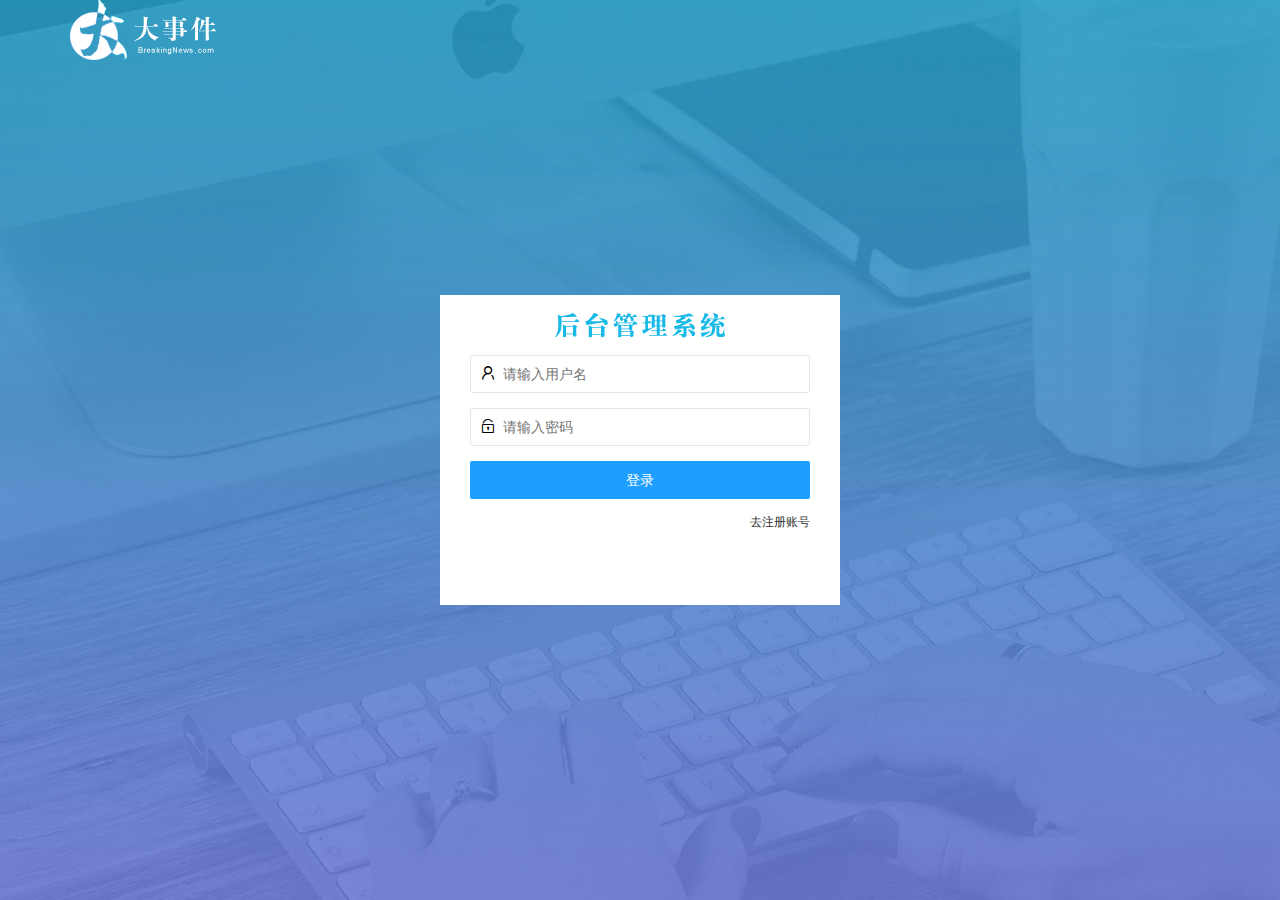
<file: login.html>
<!DOCTYPE html>
<html lang="en">

<head>
    <meta charset="UTF-8">
    <meta name="viewport" content="width=device-width, initial-scale=1.0">
    <title>大事件-登录/注册</title>
    <!-- 导入 LayUI 的样式 -->
    <link rel="stylesheet" href="./assets/lib/layui/css/layui.css" />
    <!-- 导入自己的样式表 -->
    <link rel="stylesheet" href="./assets/css/login.css" />
</head>

<body>
    <!-- 头部的 Logo 区域 -->
    <div class="layui-main">
        <img src="./assets/images/logo.png" alt="" />
    </div>

    <!-- 登录注册区域 -->
    <div class="loginAndRegBox">
        <div class="title-box"></div>
        <!-- 登录的div -->
        <!-- 登录的div -->
        <div class="login-box">
            <!-- 登录的表单 -->
            <form class="layui-form" action="" id="form_login">
                <!-- 用户名 -->
                <div class="layui-form-item">
                    <i class="layui-icon layui-icon-username"></i>
                    <input type="text" name="username" required lay-verify="required" placeholder="请输入用户名"
                        autocomplete="off" class="layui-input" />
                </div>
                <!-- 密码 -->
                <div class="layui-form-item">
                    <i class="layui-icon layui-icon-password"></i>
                    <input type="password" name="password" required lay-verify="required|PWD" placeholder="请输入密码"
                        autocomplete="off" class="layui-input" />
                </div>
                <!-- 登录按钮 -->
                <div class="layui-form-item">
                    <!-- 注意：表单提交按钮和普通按钮的区别，就是 lay-submit 属性 -->
                    <button class="layui-btn layui-btn-fluid layui-btn-normal" lay-submit>登录</button>
                </div>
                <div class="layui-form-item links">
                    <a href="javascript:;" id="link_reg">去注册账号</a>
                </div>
            </form>
        </div>

        <!-- 注册的div -->
        <div class="reg-box">
            <!-- 注册的div -->
            <div class="reg-box">
                <!-- 注册的表单 -->
                <form class="layui-form" action="" id="form_reg">
                    <!-- 用户名 -->
                    <div class="layui-form-item">
                        <i class="layui-icon layui-icon-username"></i>
                        <input type="text" name="username" required lay-verify="required" placeholder="请输入用户名"
                            autocomplete="off" class="layui-input" />
                    </div>
                    <!-- 密码 -->
                    <div class="layui-form-item">
                        <i class="layui-icon layui-icon-password"></i>
                        <input type="password" name="password" required lay-verify="required|PWD" placeholder="请输入密码"
                            autocomplete="off" class="layui-input" />
                    </div>
                    <!-- 密码确认框 -->
                    <div class="layui-form-item">
                        <i class="layui-icon layui-icon-password"></i>
                        <input type="password" name="repassword" required lay-verify="required|PWD|repwd"
                            placeholder="再次确认密码" autocomplete="off" class="layui-input" />
                    </div>
                    <!-- 注册按钮 -->
                    <div class="layui-form-item">
                        <!-- 注意：表单提交按钮和普通按钮的区别，就是 lay-submit 属性 -->
                        <button class="layui-btn layui-btn-fluid layui-btn-normal" lay-submit>注册</button>
                    </div>
                    <div class="layui-form-item links">
                        <a href="javascript:;" id="link_login">去登录</a>
                    </div>
                </form>
            </div>
        </div>
    </div>
    <!-- 引入js -->
    <!-- 表单验证 -->
    <script src="./assets/lib/layui/layui.all.js"></script>
    <!-- jquery -->
    <script src="./assets/lib/jquery.js"></script>
    <!-- 拼接url地址 -->
    <script src="./assets/js/baseAPI.js"></script>
    <!-- loginjs -->
    <script src="./assets/js/login.js"></script>
</body>

</html>
</file>
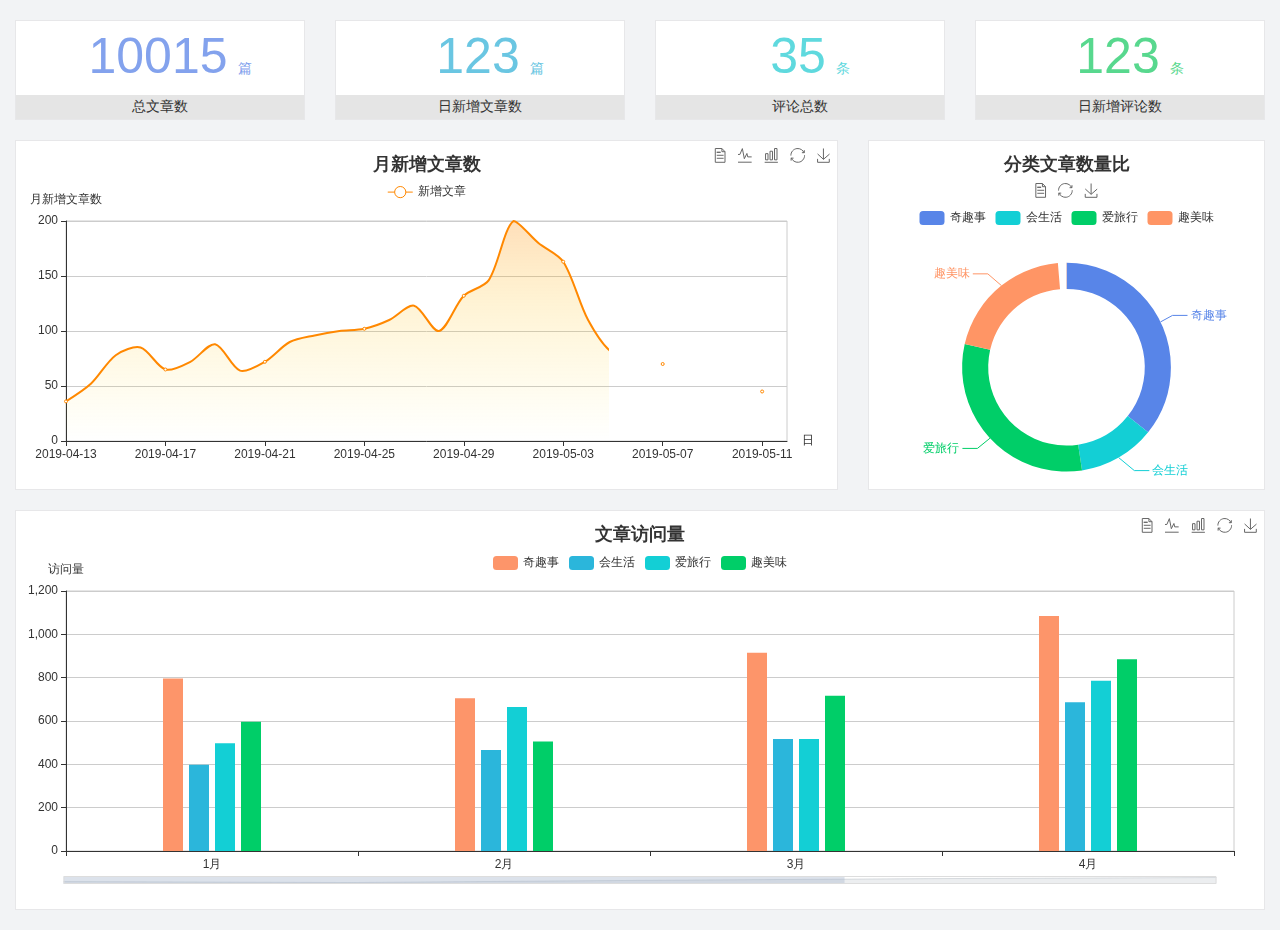
<file: home/dashboard.html>
<!DOCTYPE html>
<html lang="en">

<head>
  <meta charset="UTF-8">
  <meta name="viewport" content="width=device-width, initial-scale=1.0">
  <meta http-equiv="X-UA-Compatible" content="ie=edge">
  <title>图表统计</title>
  <link rel="stylesheet" href="../assets/lib/bootstrap.css" />
  <link rel="stylesheet" href="../assets/lib/main.css" />
  <script src="../assets/lib/jquery.js"></script>
  <script type="text/javascript" src="../assets/lib/echarts.min.js"></script>
</head>

<body>
  <div class="container-fluid">
    <div class="row spannel_list">
      <div class="col-sm-3 col-xs-6">
        <div class="spannel">
          <em>10015</em><span>篇</span>
          <b>总文章数</b>
        </div>
      </div>
      <div class="col-sm-3 col-xs-6">
        <div class="spannel scolor01">
          <em>123</em><span>篇</span>
          <b>日新增文章数</b>
        </div>
      </div>
      <div class="col-sm-3 col-xs-6">
        <div class="spannel scolor02">
          <em>35</em><span>条</span>
          <b>评论总数</b>
        </div>
      </div>
      <div class="col-sm-3 col-xs-6">
        <div class="spannel scolor03">
          <em>123</em><span>条</span>
          <b>日新增评论数</b>
        </div>
      </div>
    </div>
  </div>

  <div class="container-fluid">
    <div class="row curve-pie">
      <div class="col-lg-8 col-md-8">
        <div class="gragh_pannel" id="curve_show"></div>
      </div>
      <div class="col-lg-4 col-md-4">
        <div class="gragh_pannel" id="pie_show"></div>
      </div>
    </div>
  </div>

  <div class="container-fluid">
    <div class="column_pannel" id="column_show"></div>
  </div>

  <script>
    var oChart = echarts.init(document.getElementById('curve_show'));
    var aList_all = [
      { 'count': 36, 'date': '2019-04-13' },
      { 'count': 52, 'date': '2019-04-14' },
      { 'count': 78, 'date': '2019-04-15' },
      { 'count': 85, 'date': '2019-04-16' },
      { 'count': 65, 'date': '2019-04-17' },
      { 'count': 72, 'date': '2019-04-18' },
      { 'count': 88, 'date': '2019-04-19' },
      { 'count': 64, 'date': '2019-04-20' },
      { 'count': 72, 'date': '2019-04-21' },
      { 'count': 90, 'date': '2019-04-22' },
      { 'count': 96, 'date': '2019-04-23' },
      { 'count': 100, 'date': '2019-04-24' },
      { 'count': 102, 'date': '2019-04-25' },
      { 'count': 110, 'date': '2019-04-26' },
      { 'count': 123, 'date': '2019-04-27' },
      { 'count': 100, 'date': '2019-04-28' },
      { 'count': 132, 'date': '2019-04-29' },
      { 'count': 146, 'date': '2019-04-30' },
      { 'count': 200, 'date': '2019-05-01' },
      { 'count': 180, 'date': '2019-05-02' },
      { 'count': 163, 'date': '2019-05-03' },
      { 'count': 110, 'date': '2019-05-04' },
      { 'count': 80, 'date': '2019-05-05' },
      { 'count': 82, 'date': '2019-05-06' },
      { 'count': 70, 'date': '2019-05-07' },
      { 'count': 65, 'date': '2019-05-08' },
      { 'count': 54, 'date': '2019-05-09' },
      { 'count': 40, 'date': '2019-05-10' },
      { 'count': 45, 'date': '2019-05-11' },
      { 'count': 38, 'date': '2019-05-12' },
    ];

    let aCount = [];
    let aDate = [];

    for (var i = 0; i < aList_all.length; i++) {
      aCount.push(aList_all[i].count);
      aDate.push(aList_all[i].date);
    }

    var chartopt = {
      title: {
        text: '月新增文章数',
        left: 'center',
        top: '10'
      },
      tooltip: {
        trigger: 'axis'
      },
      legend: {
        data: ['新增文章'],
        top: '40'
      },
      toolbox: {
        show: true,
        feature: {
          mark: { show: true },
          dataView: { show: true, readOnly: false },
          magicType: { show: true, type: ['line', 'bar'] },
          restore: { show: true },
          saveAsImage: { show: true }
        }
      },
      calculable: true,
      xAxis: [
        {
          name: '日',
          type: 'category',
          boundaryGap: false,
          data: aDate
        }
      ],
      yAxis: [
        {
          name: '月新增文章数',
          type: 'value'
        }
      ],
      series: [
        {
          name: '新增文章',
          type: 'line',
          smooth: true,
          itemStyle: { normal: { areaStyle: { type: 'default' }, color: '#f80' }, lineStyle: { color: '#f80' } },
          data: aCount
        }],
      areaStyle: {
        normal: {
          color: new echarts.graphic.LinearGradient(0, 0, 0, 1, [{
            offset: 0,
            color: 'rgba(255,136,0,0.39)'
          }, {
            offset: .34,
            color: 'rgba(255,180,0,0.25)'
          }, {
            offset: 1,
            color: 'rgba(255,222,0,0.00)'
          }])

        }
      },
      grid: {
        show: true,
        x: 50,
        x2: 50,
        y: 80,
        height: 220
      }
    };

    oChart.setOption(chartopt);


    var oPie = echarts.init(document.getElementById('pie_show'));
    var oPieopt =
    {
      title: {
        top: 10,
        text: '分类文章数量比',
        x: 'center'
      },
      tooltip: {
        trigger: 'item',
        formatter: "{a} <br/>{b} : {c} ({d}%)"
      },
      color: ['#5885e8', '#13cfd5', '#00ce68', '#ff9565'],
      legend: {
        x: 'center',
        top: 65,
        data: ['奇趣事', '会生活', '爱旅行', '趣美味']
      },
      toolbox: {
        show: true,
        x: 'center',
        top: 35,
        feature: {
          mark: { show: true },
          dataView: { show: true, readOnly: false },
          magicType: {
            show: true,
            type: ['pie', 'funnel'],
            option: {
              funnel: {
                x: '25%',
                width: '50%',
                funnelAlign: 'left',
                max: 1548
              }
            }
          },
          restore: { show: true },
          saveAsImage: { show: true }
        }
      },
      calculable: true,
      series: [
        {
          name: '访问来源',
          type: 'pie',
          radius: ['45%', '60%'],
          center: ['50%', '65%'],
          data: [
            { value: 300, name: '奇趣事' },
            { value: 100, name: '会生活' },
            { value: 260, name: '爱旅行' },
            { value: 180, name: '趣美味' }
          ]
        }
      ]
    };
    oPie.setOption(oPieopt);



    var oColumn = this.echarts.init(document.getElementById('column_show'));
    var oColumnopt =
    {
      title: {
        text: '文章访问量',
        left: 'center',
        top: '10'
      },
      tooltip: {
        trigger: 'axis'
      },
      legend: {
        data: ['奇趣事', '会生活', '爱旅行', '趣美味'],
        top: '40'
      },
      toolbox: {
        show: true,
        feature: {
          mark: { show: true },
          dataView: { show: true, readOnly: false },
          magicType: { show: true, type: ['line', 'bar'] },
          restore: { show: true },
          saveAsImage: { show: true }
        }
      },
      calculable: true,
      xAxis: [
        {
          type: 'category',
          data: ['1月', '2月', '3月', '4月', '5月']
        }
      ],
      yAxis: [
        {
          name: '访问量',
          type: 'value'
        }
      ],
      series: [
        {
          name: '奇趣事',
          type: 'bar',
          barWidth: 20,
          itemStyle: {
            normal: { areaStyle: { type: 'default' }, color: '#fd956a' }
          },
          data: [800, 708, 920, 1090, 1200]
        },
        {
          name: '会生活',
          type: 'bar',
          barWidth: 20,
          itemStyle: {
            normal: { areaStyle: { type: 'default' }, color: '#2bb6db' }
          },
          data: [400, 468, 520, 690, 800]
        },
        {
          name: '爱旅行',
          type: 'bar',
          barWidth: 20,
          itemStyle: {
            normal: { areaStyle: { type: 'default' }, color: '#13cfd5' }
          },
          data: [500, 668, 520, 790, 900]
        },
        {
          name: '趣美味',
          type: 'bar',
          barWidth: 20,
          itemStyle: {
            normal: { areaStyle: { type: 'default' }, color: '#00ce68' }
          },
          data: [600, 508, 720, 890, 1000]
        }
      ],
      grid: {
        show: true,
        x: 50,
        x2: 30,
        y: 80,
        height: 260
      },
      dataZoom: [//给x轴设置滚动条
        {
          start: 0,//默认为0
          end: 100 - 1000 / 31,//默认为100
          type: 'slider',
          show: true,
          xAxisIndex: [0],
          handleSize: 0,//滑动条的 左右2个滑动条的大小
          height: 8,//组件高度
          left: 45, //左边的距离
          right: 50,//右边的距离
          bottom: 26,//右边的距离
          handleColor: '#ddd',//h滑动图标的颜色
          handleStyle: {
            borderColor: "#cacaca",
            borderWidth: "1",
            shadowBlur: 2,
            background: "#ddd",
            shadowColor: "#ddd",
          }
        }]
    };
    oColumn.setOption(oColumnopt);
  </script>
</body>

</html>
</file>
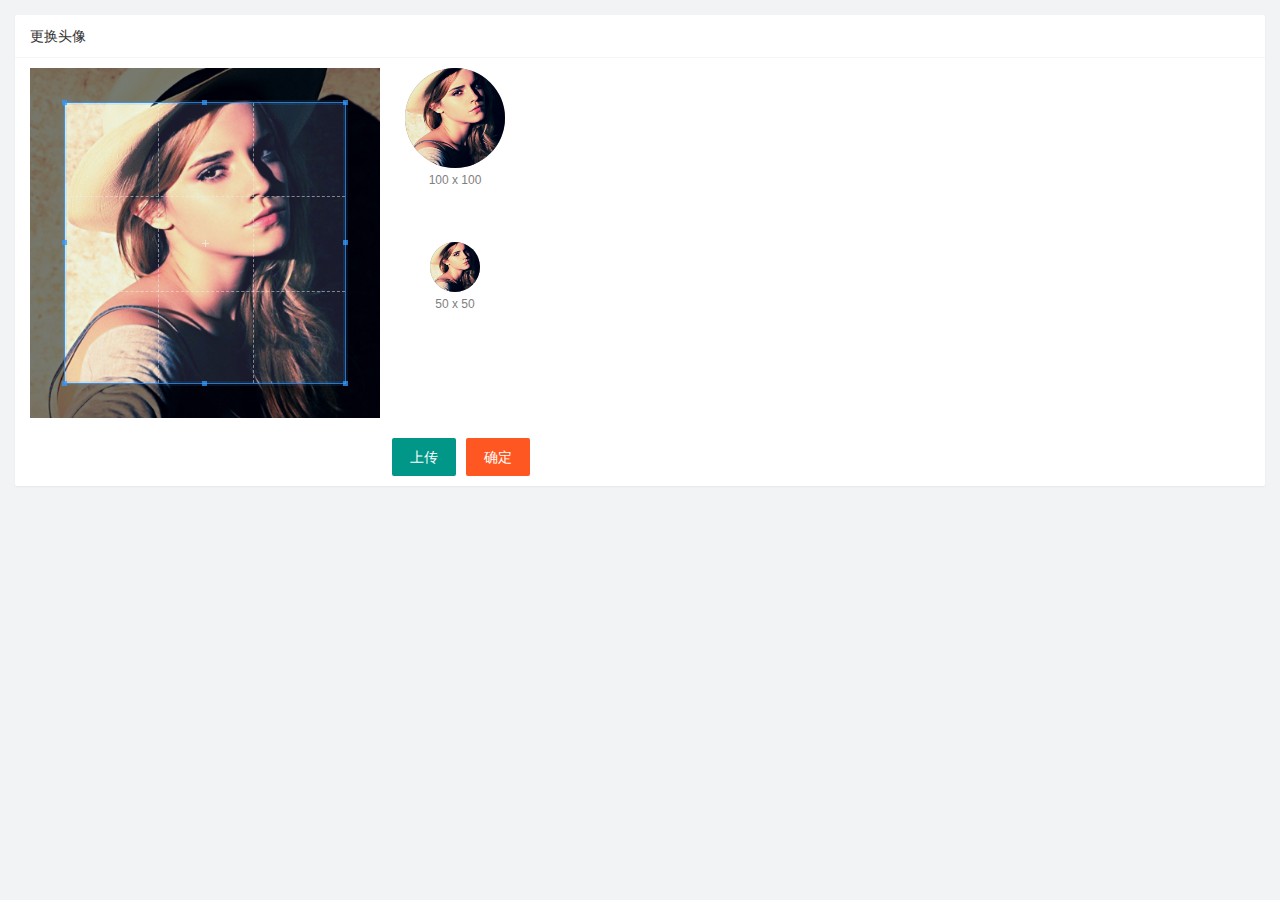
<file: user/user_avatar.html>
<!DOCTYPE html>
<html lang="en">

<head>
    <meta charset="UTF-8" />
    <meta name="viewport" content="width=device-width, initial-scale=1.0" />
    <title>Document</title>
    <link rel="stylesheet" href="../assets/lib/layui/css/layui.css">
    <link rel="stylesheet" href="../assets/lib/cropper/cropper.css">
    <link rel="stylesheet" href="../assets/css/user/user_avatar.css" />

</head>

<body>
    <!-- 卡片区域 -->
    <div class="layui-card">
        <div class="layui-card-header">更换头像</div>
        <div class="layui-card-body">
            <!-- 第一行的图片裁剪和预览区域 -->
            <div class="row1">
                <!-- 图片裁剪区域 -->
                <div class="cropper-box">
                    <!-- 这个 img 标签很重要，将来会把它初始化为裁剪区域 -->
                    <img id="image" src="../assets/images/sample.jpg" />
                </div>
                <!-- 图片的预览区域 -->
                <div class="preview-box">
                    <div>
                        <!-- 宽高为 100px 的预览区域 -->
                        <div class="img-preview w100"></div>
                        <p class="size">100 x 100</p>
                    </div>
                    <div>
                        <!-- 宽高为 50px 的预览区域 -->
                        <div class="img-preview w50"></div>
                        <p class="size">50 x 50</p>
                    </div>
                </div>
            </div <!-- 第二行的按钮区域 -->
            <div class="row2">
                <input type="file" id="file" accept="image/png,image/jpeg">
                <button type="button" class="layui-btn" id="butsc">上传</button>
                <button type="button" class="layui-btn layui-btn-danger" id="btnupload">确定</button>
            </div>

        </div>
    </div>
    <script src="../assets/lib/layui/layui.all.js"></script>
    <script src="../assets/lib/jquery.js"></script>
    <script src="../assets/lib/cropper/Cropper.js"></script>
    <script src="../assets/lib/cropper/jquery-cropper.js"></script>
    <script src="../assets/js/baseAPI.js"></script>
    <script src="../assets/js/user/user_avatar.js"></script>
</body>

</html>
</file>
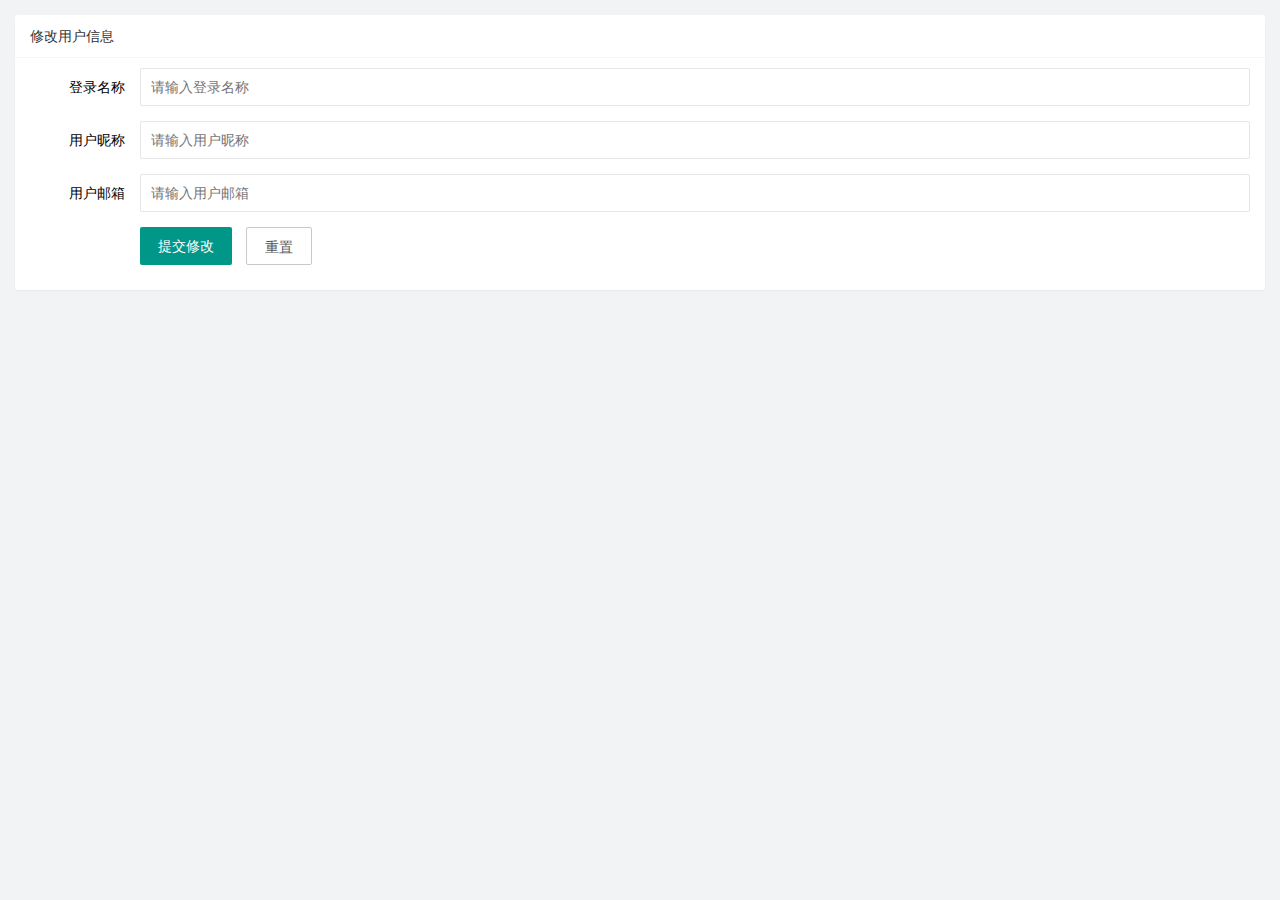
<file: user/user_info.html>
<!DOCTYPE html>
<html lang="en">

<head>
    <meta charset="UTF-8" />
    <meta name="viewport" content="width=device-width, initial-scale=1.0" />
    <title>Document</title>
    <!-- 导入 layui 的样式 -->
    <link rel="stylesheet" href="../assets/lib/layui/css/layui.css" />
    <!-- 导入自己的样式 -->
    <link rel="stylesheet" href="../assets/css/user/user_info.css" />
</head>

<body>
    <!-- 卡片区域 -->
    <div class="layui-card">
        <div class="layui-card-header">修改用户信息</div>
        <div class="layui-card-body">
            <!-- form 表单区域 -->
            <form class="layui-form" action="" lay-filter='formuser' id="formus">
                <!-- 这是隐藏于 -->
                <input type="hidden" name="id" value="" />
                <div class="layui-form-item">
                    <label class="layui-form-label">登录名称</label>
                    <div class="layui-input-block">
                        <input type="text" name="username" required lay-verify="required" placeholder="请输入登录名称"
                            autocomplete="off" class="layui-input" readonly />
                    </div>
                </div>
                <div class="layui-form-item">
                    <label class="layui-form-label">用户昵称</label>
                    <div class="layui-input-block">
                        <input type="text" name="nickname" required lay-verify="required|nickname" placeholder="请输入用户昵称"
                            autocomplete="off" class="layui-input" />
                    </div>
                </div>
                <div class="layui-form-item">
                    <label class="layui-form-label">用户邮箱</label>
                    <div class="layui-input-block">
                        <input type="text" name="email" required lay-verify="required|email" placeholder="请输入用户邮箱"
                            autocomplete="off" class="layui-input" />
                    </div>
                </div>
                <div class="layui-form-item">
                    <div class="layui-input-block">
                        <button id="submit" class="layui-btn" lay-submit lay-filter="formDemo">提交修改</button>
                        <button type="reset" class="layui-btn layui-btn-primary" id="btnset"> 重置</button>
                    </div>
                </div>
            </form>
        </div>
    </div>
    <!-- 导入 layui 的 js -->
    <script src="../assets/lib/layui/layui.all.js"></script>
    <!-- 导入 jquery -->
    <script src="../assets/lib/jquery.js"></script>
    <!-- 导入base -->
    <script src="../assets/js/baseAPI.js"></script>
    <!-- 导入自己的 js -->
    <script src="../assets/js/user/user_info.js"></script>
</body>

</html>
</file>
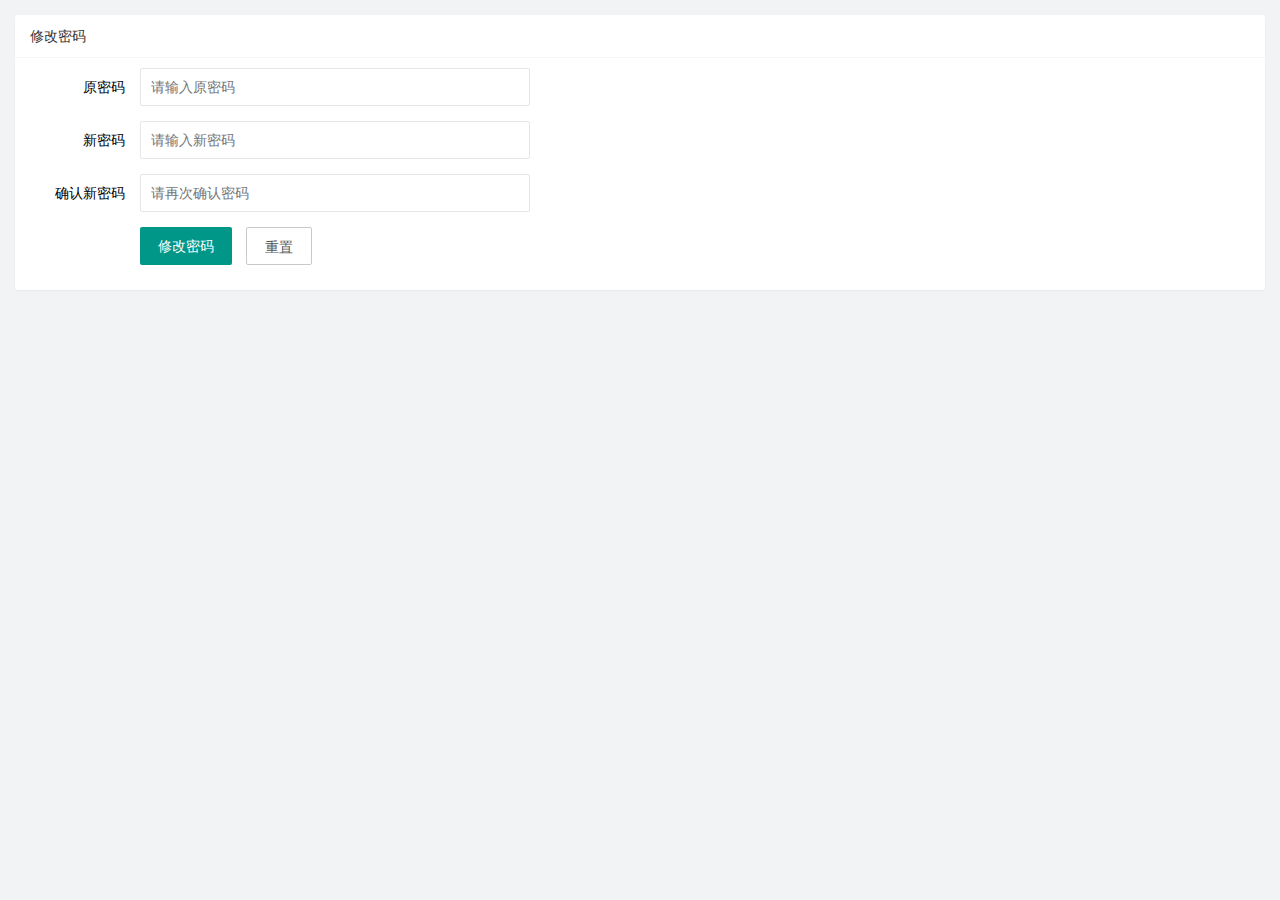
<file: user/user_pwd.html>
<!DOCTYPE html>
<html lang="en">

<head>
    <meta charset="UTF-8" />
    <meta name="viewport" content="width=device-width, initial-scale=1.0" />
    <title>Document</title>
    <link rel="stylesheet" href="../assets/lib/layui/css/layui.css" />
    <link rel="stylesheet" href="../assets/css/user/user_pwd.css" />
</head>

<body>
    <!-- 卡片区域 -->
    <div class="layui-card">
        <div class="layui-card-header">修改密码</div>
        <div class="layui-card-body">
            <form class="layui-form" id="formpwd">
                <div class="layui-form-item">
                    <label class="layui-form-label">原密码</label>
                    <div class="layui-input-block">
                        <input type="password" name="oldPwd" required lay-verify="required|pwd1" placeholder="请输入原密码"
                            autocomplete="off" class="layui-input" />
                    </div>
                </div>
                <div class="layui-form-item">
                    <label class="layui-form-label">新密码</label>
                    <div class="layui-input-block">
                        <input type="password" name="newPwd" required lay-verify="required|pwd" placeholder="请输入新密码"
                            autocomplete="off" class="layui-input" />
                    </div>
                </div>
                <div class="layui-form-item">
                    <label class="layui-form-label">确认新密码</label>
                    <div class="layui-input-block">
                        <input type="password" name="rePwd" required lay-verify="required|pwd2" placeholder="请再次确认密码"
                            autocomplete="off" class="layui-input" />
                    </div>
                </div>
                <div class="layui-form-item">
                    <div class="layui-input-block">
                        <button id="submit" class="layui-btn" lay-submit lay-filter="formDemo">修改密码</button>
                        <button id="resubmit" type="reset" class="layui-btn layui-btn-primary">重置</button>
                    </div>
                </div>
            </form>
        </div>
    </div>
    <!-- 导入layui的js jquery base 自己js  -->
    <script src="../assets/lib/layui/layui.all.js"></script>
    <script src="../assets/lib/jquery.js"></script>
    <script src="../assets/js/baseAPI.js"></script>
    <script src="../assets/js/user/user_pwd.js"></script>
</body>

</html>
</file>
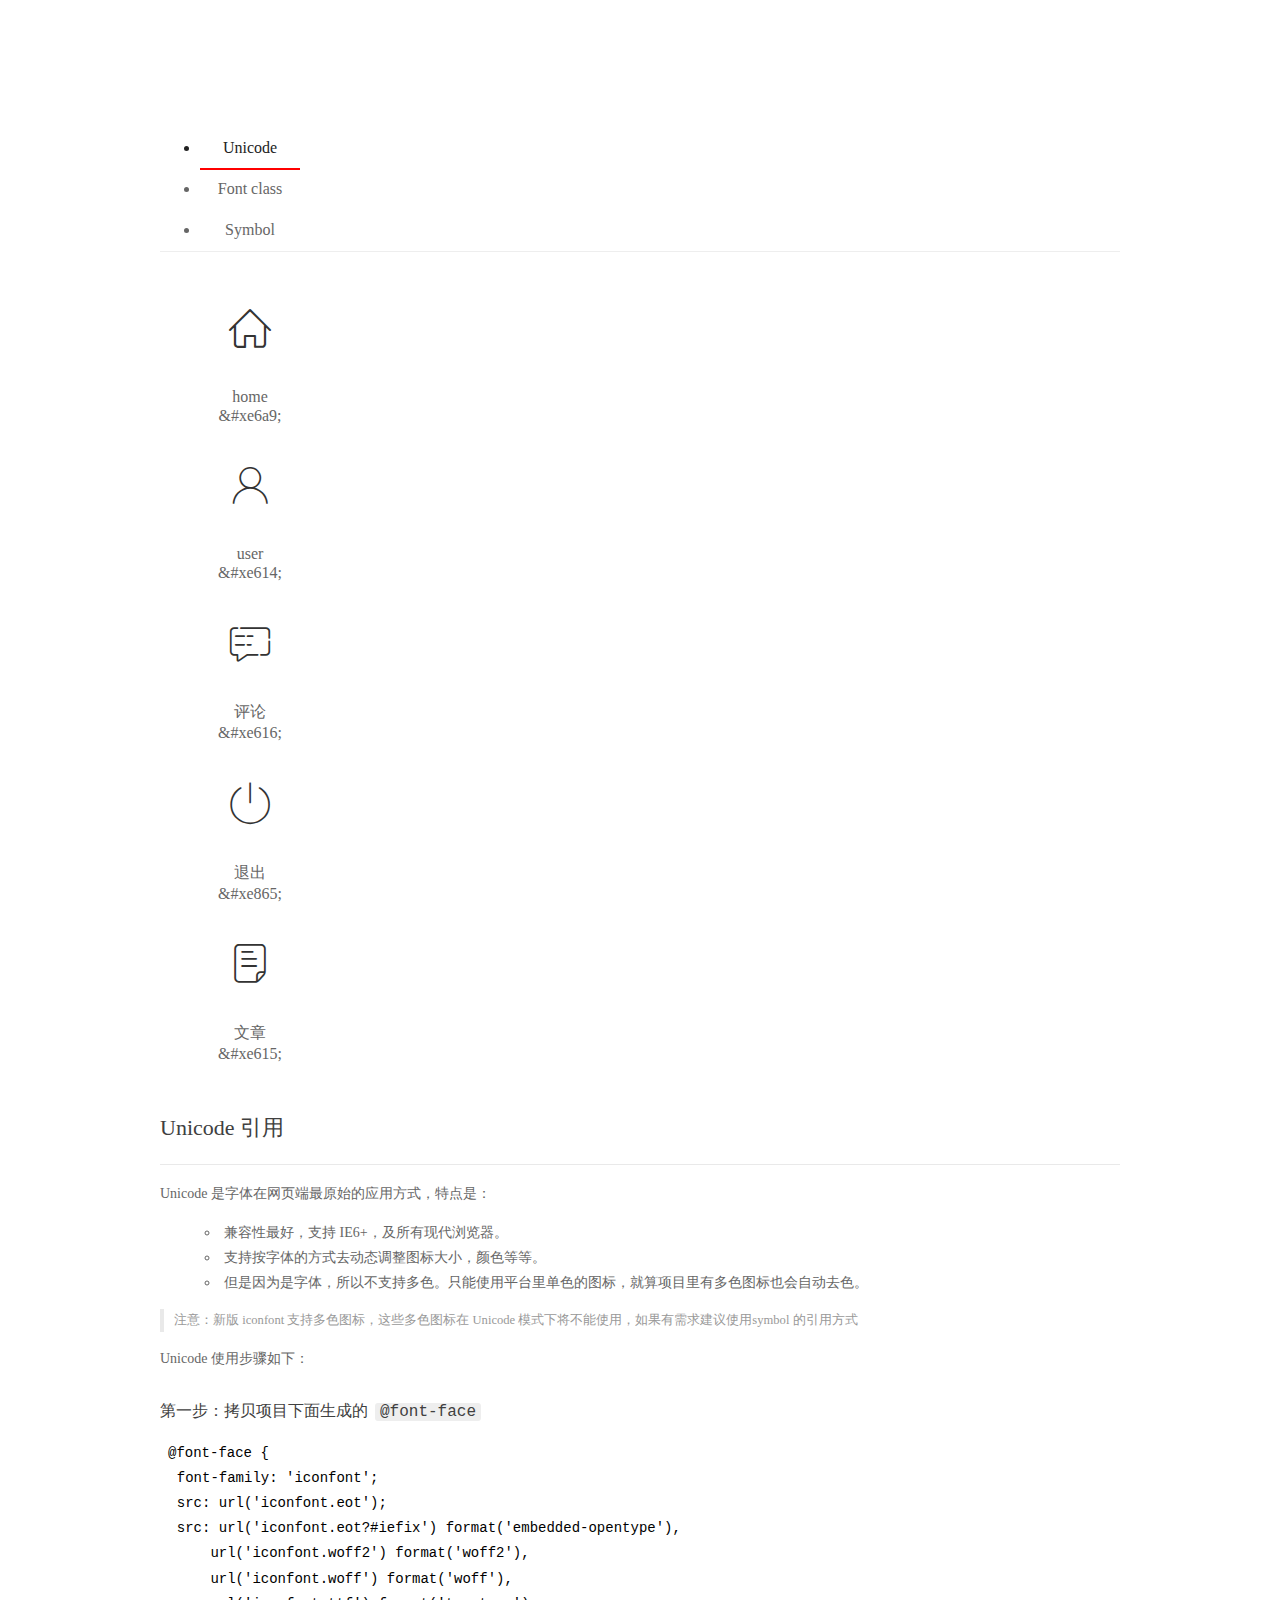
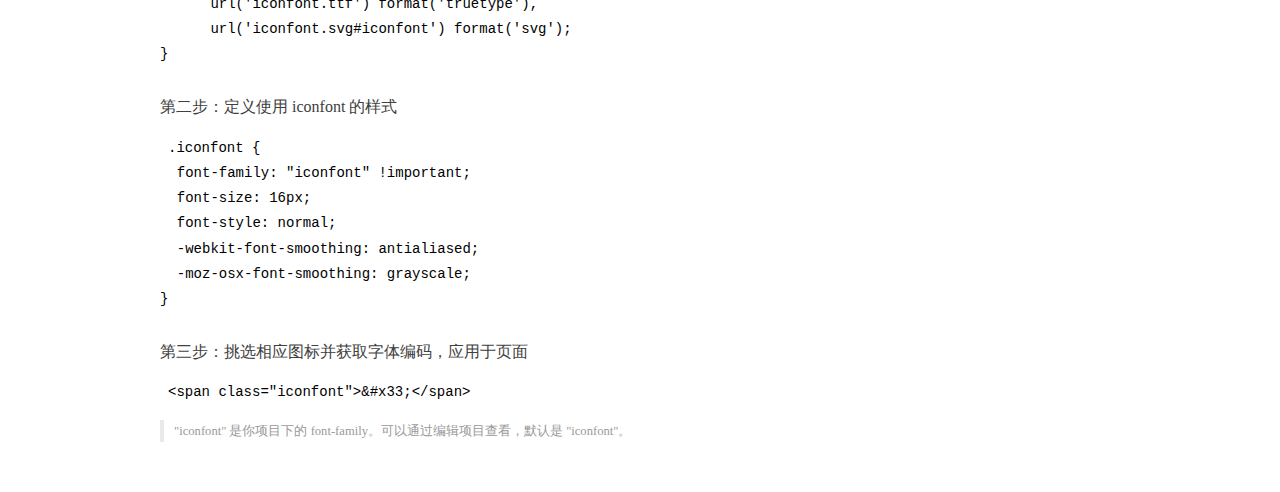
<file: assets/fonts/demo_index.html>
<!DOCTYPE html>
<html>
<head>
  <meta charset="utf-8"/>
  <title>IconFont Demo</title>
  <link rel="shortcut icon" href="https://gtms04.alicdn.com/tps/i4/TB1_oz6GVXXXXaFXpXXJDFnIXXX-64-64.ico" type="image/x-icon"/>
  <link rel="stylesheet" href="https://g.alicdn.com/thx/cube/1.3.2/cube.min.css">
  <link rel="stylesheet" href="demo.css">
  <link rel="stylesheet" href="iconfont.css">
  <script src="iconfont.js"></script>
  <!-- jQuery -->
  <script src="https://a1.alicdn.com/oss/uploads/2018/12/26/7bfddb60-08e8-11e9-9b04-53e73bb6408b.js"></script>
  <!-- 代码高亮 -->
  <script src="https://a1.alicdn.com/oss/uploads/2018/12/26/a3f714d0-08e6-11e9-8a15-ebf944d7534c.js"></script>
</head>
<body>
  <div class="main">
    <h1 class="logo"><a href="https://www.iconfont.cn/" title="iconfont 首页" target="_blank">&#xe86b;</a></h1>
    <div class="nav-tabs">
      <ul id="tabs" class="dib-box">
        <li class="dib active"><span>Unicode</span></li>
        <li class="dib"><span>Font class</span></li>
        <li class="dib"><span>Symbol</span></li>
      </ul>
      
    </div>
    <div class="tab-container">
      <div class="content unicode" style="display: block;">
          <ul class="icon_lists dib-box">
          
            <li class="dib">
              <span class="icon iconfont">&#xe6a9;</span>
                <div class="name">home</div>
                <div class="code-name">&amp;#xe6a9;</div>
              </li>
          
            <li class="dib">
              <span class="icon iconfont">&#xe614;</span>
                <div class="name">user</div>
                <div class="code-name">&amp;#xe614;</div>
              </li>
          
            <li class="dib">
              <span class="icon iconfont">&#xe616;</span>
                <div class="name">评论</div>
                <div class="code-name">&amp;#xe616;</div>
              </li>
          
            <li class="dib">
              <span class="icon iconfont">&#xe865;</span>
                <div class="name">退出</div>
                <div class="code-name">&amp;#xe865;</div>
              </li>
          
            <li class="dib">
              <span class="icon iconfont">&#xe615;</span>
                <div class="name">文章</div>
                <div class="code-name">&amp;#xe615;</div>
              </li>
          
          </ul>
          <div class="article markdown">
          <h2 id="unicode-">Unicode 引用</h2>
          <hr>

          <p>Unicode 是字体在网页端最原始的应用方式，特点是：</p>
          <ul>
            <li>兼容性最好，支持 IE6+，及所有现代浏览器。</li>
            <li>支持按字体的方式去动态调整图标大小，颜色等等。</li>
            <li>但是因为是字体，所以不支持多色。只能使用平台里单色的图标，就算项目里有多色图标也会自动去色。</li>
          </ul>
          <blockquote>
            <p>注意：新版 iconfont 支持多色图标，这些多色图标在 Unicode 模式下将不能使用，如果有需求建议使用symbol 的引用方式</p>
          </blockquote>
          <p>Unicode 使用步骤如下：</p>
          <h3 id="-font-face">第一步：拷贝项目下面生成的 <code>@font-face</code></h3>
<pre><code class="language-css"
>@font-face {
  font-family: 'iconfont';
  src: url('iconfont.eot');
  src: url('iconfont.eot?#iefix') format('embedded-opentype'),
      url('iconfont.woff2') format('woff2'),
      url('iconfont.woff') format('woff'),
      url('iconfont.ttf') format('truetype'),
      url('iconfont.svg#iconfont') format('svg');
}
</code></pre>
          <h3 id="-iconfont-">第二步：定义使用 iconfont 的样式</h3>
<pre><code class="language-css"
>.iconfont {
  font-family: "iconfont" !important;
  font-size: 16px;
  font-style: normal;
  -webkit-font-smoothing: antialiased;
  -moz-osx-font-smoothing: grayscale;
}
</code></pre>
          <h3 id="-">第三步：挑选相应图标并获取字体编码，应用于页面</h3>
<pre>
<code class="language-html"
>&lt;span class="iconfont"&gt;&amp;#x33;&lt;/span&gt;
</code></pre>
          <blockquote>
            <p>"iconfont" 是你项目下的 font-family。可以通过编辑项目查看，默认是 "iconfont"。</p>
          </blockquote>
          </div>
      </div>
      <div class="content font-class">
        <ul class="icon_lists dib-box">
          
          <li class="dib">
            <span class="icon iconfont icon-home"></span>
            <div class="name">
              home
            </div>
            <div class="code-name">.icon-home
            </div>
          </li>
          
          <li class="dib">
            <span class="icon iconfont icon-user"></span>
            <div class="name">
              user
            </div>
            <div class="code-name">.icon-user
            </div>
          </li>
          
          <li class="dib">
            <span class="icon iconfont icon-pinglun"></span>
            <div class="name">
              评论
            </div>
            <div class="code-name">.icon-pinglun
            </div>
          </li>
          
          <li class="dib">
            <span class="icon iconfont icon-tuichu"></span>
            <div class="name">
              退出
            </div>
            <div class="code-name">.icon-tuichu
            </div>
          </li>
          
          <li class="dib">
            <span class="icon iconfont icon-16"></span>
            <div class="name">
              文章
            </div>
            <div class="code-name">.icon-16
            </div>
          </li>
          
        </ul>
        <div class="article markdown">
        <h2 id="font-class-">font-class 引用</h2>
        <hr>

        <p>font-class 是 Unicode 使用方式的一种变种，主要是解决 Unicode 书写不直观，语意不明确的问题。</p>
        <p>与 Unicode 使用方式相比，具有如下特点：</p>
        <ul>
          <li>兼容性良好，支持 IE8+，及所有现代浏览器。</li>
          <li>相比于 Unicode 语意明确，书写更直观。可以很容易分辨这个 icon 是什么。</li>
          <li>因为使用 class 来定义图标，所以当要替换图标时，只需要修改 class 里面的 Unicode 引用。</li>
          <li>不过因为本质上还是使用的字体，所以多色图标还是不支持的。</li>
        </ul>
        <p>使用步骤如下：</p>
        <h3 id="-fontclass-">第一步：引入项目下面生成的 fontclass 代码：</h3>
<pre><code class="language-html">&lt;link rel="stylesheet" href="./iconfont.css"&gt;
</code></pre>
        <h3 id="-">第二步：挑选相应图标并获取类名，应用于页面：</h3>
<pre><code class="language-html">&lt;span class="iconfont icon-xxx"&gt;&lt;/span&gt;
</code></pre>
        <blockquote>
          <p>"
            iconfont" 是你项目下的 font-family。可以通过编辑项目查看，默认是 "iconfont"。</p>
        </blockquote>
      </div>
      </div>
      <div class="content symbol">
          <ul class="icon_lists dib-box">
          
            <li class="dib">
                <svg class="icon svg-icon" aria-hidden="true">
                  <use xlink:href="#icon-home"></use>
                </svg>
                <div class="name">home</div>
                <div class="code-name">#icon-home</div>
            </li>
          
            <li class="dib">
                <svg class="icon svg-icon" aria-hidden="true">
                  <use xlink:href="#icon-user"></use>
                </svg>
                <div class="name">user</div>
                <div class="code-name">#icon-user</div>
            </li>
          
            <li class="dib">
                <svg class="icon svg-icon" aria-hidden="true">
                  <use xlink:href="#icon-pinglun"></use>
                </svg>
                <div class="name">评论</div>
                <div class="code-name">#icon-pinglun</div>
            </li>
          
            <li class="dib">
                <svg class="icon svg-icon" aria-hidden="true">
                  <use xlink:href="#icon-tuichu"></use>
                </svg>
                <div class="name">退出</div>
                <div class="code-name">#icon-tuichu</div>
            </li>
          
            <li class="dib">
                <svg class="icon svg-icon" aria-hidden="true">
                  <use xlink:href="#icon-16"></use>
                </svg>
                <div class="name">文章</div>
                <div class="code-name">#icon-16</div>
            </li>
          
          </ul>
          <div class="article markdown">
          <h2 id="symbol-">Symbol 引用</h2>
          <hr>

          <p>这是一种全新的使用方式，应该说这才是未来的主流，也是平台目前推荐的用法。相关介绍可以参考这篇<a href="">文章</a>
            这种用法其实是做了一个 SVG 的集合，与另外两种相比具有如下特点：</p>
          <ul>
            <li>支持多色图标了，不再受单色限制。</li>
            <li>通过一些技巧，支持像字体那样，通过 <code>font-size</code>, <code>color</code> 来调整样式。</li>
            <li>兼容性较差，支持 IE9+，及现代浏览器。</li>
            <li>浏览器渲染 SVG 的性能一般，还不如 png。</li>
          </ul>
          <p>使用步骤如下：</p>
          <h3 id="-symbol-">第一步：引入项目下面生成的 symbol 代码：</h3>
<pre><code class="language-html">&lt;script src="./iconfont.js"&gt;&lt;/script&gt;
</code></pre>
          <h3 id="-css-">第二步：加入通用 CSS 代码（引入一次就行）：</h3>
<pre><code class="language-html">&lt;style&gt;
.icon {
  width: 1em;
  height: 1em;
  vertical-align: -0.15em;
  fill: currentColor;
  overflow: hidden;
}
&lt;/style&gt;
</code></pre>
          <h3 id="-">第三步：挑选相应图标并获取类名，应用于页面：</h3>
<pre><code class="language-html">&lt;svg class="icon" aria-hidden="true"&gt;
  &lt;use xlink:href="#icon-xxx"&gt;&lt;/use&gt;
&lt;/svg&gt;
</code></pre>
          </div>
      </div>

    </div>
  </div>
  <script>
  $(document).ready(function () {
      $('.tab-container .content:first').show()

      $('#tabs li').click(function (e) {
        var tabContent = $('.tab-container .content')
        var index = $(this).index()

        if ($(this).hasClass('active')) {
          return
        } else {
          $('#tabs li').removeClass('active')
          $(this).addClass('active')

          tabContent.hide().eq(index).fadeIn()
        }
      })
    })
  </script>
</body>
</html>
</file>
<file: assets/lib/layui/css/layui.css>
/** layui-v2.5.5 MIT License By https://www.layui.com */
 .layui-inline,img{display:inline-block;vertical-align:middle}h1,h2,h3,h4,h5,h6{font-weight:400}.layui-edge,.layui-header,.layui-inline,.layui-main{position:relative}.layui-body,.layui-edge,.layui-elip{overflow:hidden}.layui-btn,.layui-edge,.layui-inline,img{vertical-align:middle}.layui-btn,.layui-disabled,.layui-icon,.layui-unselect{-moz-user-select:none;-webkit-user-select:none;-ms-user-select:none}.layui-elip,.layui-form-checkbox span,.layui-form-pane .layui-form-label{text-overflow:ellipsis;white-space:nowrap}.layui-breadcrumb,.layui-tree-btnGroup{visibility:hidden}blockquote,body,button,dd,div,dl,dt,form,h1,h2,h3,h4,h5,h6,input,li,ol,p,pre,td,textarea,th,ul{margin:0;padding:0;-webkit-tap-highlight-color:rgba(0,0,0,0)}a:active,a:hover{outline:0}img{border:none}li{list-style:none}table{border-collapse:collapse;border-spacing:0}h4,h5,h6{font-size:100%}button,input,optgroup,option,select,textarea{font-family:inherit;font-size:inherit;font-style:inherit;font-weight:inherit;outline:0}pre{white-space:pre-wrap;white-space:-moz-pre-wrap;white-space:-pre-wrap;white-space:-o-pre-wrap;word-wrap:break-word}body{line-height:24px;font:14px Helvetica Neue,Helvetica,PingFang SC,Tahoma,Arial,sans-serif}hr{height:1px;margin:10px 0;border:0;clear:both}a{color:#333;text-decoration:none}a:hover{color:#777}a cite{font-style:normal;*cursor:pointer}.layui-border-box,.layui-border-box *{box-sizing:border-box}.layui-box,.layui-box *{box-sizing:content-box}.layui-clear{clear:both;*zoom:1}.layui-clear:after{content:'\20';clear:both;*zoom:1;display:block;height:0}.layui-inline{*display:inline;*zoom:1}.layui-edge{display:inline-block;width:0;height:0;border-width:6px;border-style:dashed;border-color:transparent}.layui-edge-top{top:-4px;border-bottom-color:#999;border-bottom-style:solid}.layui-edge-right{border-left-color:#999;border-left-style:solid}.layui-edge-bottom{top:2px;border-top-color:#999;border-top-style:solid}.layui-edge-left{border-right-color:#999;border-right-style:solid}.layui-disabled,.layui-disabled:hover{color:#d2d2d2!important;cursor:not-allowed!important}.layui-circle{border-radius:100%}.layui-show{display:block!important}.layui-hide{display:none!important}@font-face{font-family:layui-icon;src:url(../font/iconfont.eot?v=250);src:url(../font/iconfont.eot?v=250#iefix) format('embedded-opentype'),url(../font/iconfont.woff2?v=250) format('woff2'),url(../font/iconfont.woff?v=250) format('woff'),url(../font/iconfont.ttf?v=250) format('truetype'),url(../font/iconfont.svg?v=250#layui-icon) format('svg')}.layui-icon{font-family:layui-icon!important;font-size:16px;font-style:normal;-webkit-font-smoothing:antialiased;-moz-osx-font-smoothing:grayscale}.layui-icon-reply-fill:before{content:"\e611"}.layui-icon-set-fill:before{content:"\e614"}.layui-icon-menu-fill:before{content:"\e60f"}.layui-icon-search:before{content:"\e615"}.layui-icon-share:before{content:"\e641"}.layui-icon-set-sm:before{content:"\e620"}.layui-icon-engine:before{content:"\e628"}.layui-icon-close:before{content:"\1006"}.layui-icon-close-fill:before{content:"\1007"}.layui-icon-chart-screen:before{content:"\e629"}.layui-icon-star:before{content:"\e600"}.layui-icon-circle-dot:before{content:"\e617"}.layui-icon-chat:before{content:"\e606"}.layui-icon-release:before{content:"\e609"}.layui-icon-list:before{content:"\e60a"}.layui-icon-chart:before{content:"\e62c"}.layui-icon-ok-circle:before{content:"\1005"}.layui-icon-layim-theme:before{content:"\e61b"}.layui-icon-table:before{content:"\e62d"}.layui-icon-right:before{content:"\e602"}.layui-icon-left:before{content:"\e603"}.layui-icon-cart-simple:before{content:"\e698"}.layui-icon-face-cry:before{content:"\e69c"}.layui-icon-face-smile:before{content:"\e6af"}.layui-icon-survey:before{content:"\e6b2"}.layui-icon-tree:before{content:"\e62e"}.layui-icon-upload-circle:before{content:"\e62f"}.layui-icon-add-circle:before{content:"\e61f"}.layui-icon-download-circle:before{content:"\e601"}.layui-icon-templeate-1:before{content:"\e630"}.layui-icon-util:before{content:"\e631"}.layui-icon-face-surprised:before{content:"\e664"}.layui-icon-edit:before{content:"\e642"}.layui-icon-speaker:before{content:"\e645"}.layui-icon-down:before{content:"\e61a"}.layui-icon-file:before{content:"\e621"}.layui-icon-layouts:before{content:"\e632"}.layui-icon-rate-half:before{content:"\e6c9"}.layui-icon-add-circle-fine:before{content:"\e608"}.layui-icon-prev-circle:before{content:"\e633"}.layui-icon-read:before{content:"\e705"}.layui-icon-404:before{content:"\e61c"}.layui-icon-carousel:before{content:"\e634"}.layui-icon-help:before{content:"\e607"}.layui-icon-code-circle:before{content:"\e635"}.layui-icon-water:before{content:"\e636"}.layui-icon-username:before{content:"\e66f"}.layui-icon-find-fill:before{content:"\e670"}.layui-icon-about:before{content:"\e60b"}.layui-icon-location:before{content:"\e715"}.layui-icon-up:before{content:"\e619"}.layui-icon-pause:before{content:"\e651"}.layui-icon-date:before{content:"\e637"}.layui-icon-layim-uploadfile:before{content:"\e61d"}.layui-icon-delete:before{content:"\e640"}.layui-icon-play:before{content:"\e652"}.layui-icon-top:before{content:"\e604"}.layui-icon-friends:before{content:"\e612"}.layui-icon-refresh-3:before{content:"\e9aa"}.layui-icon-ok:before{content:"\e605"}.layui-icon-layer:before{content:"\e638"}.layui-icon-face-smile-fine:before{content:"\e60c"}.layui-icon-dollar:before{content:"\e659"}.layui-icon-group:before{content:"\e613"}.layui-icon-layim-download:before{content:"\e61e"}.layui-icon-picture-fine:before{content:"\e60d"}.layui-icon-link:before{content:"\e64c"}.layui-icon-diamond:before{content:"\e735"}.layui-icon-log:before{content:"\e60e"}.layui-icon-rate-solid:before{content:"\e67a"}.layui-icon-fonts-del:before{content:"\e64f"}.layui-icon-unlink:before{content:"\e64d"}.layui-icon-fonts-clear:before{content:"\e639"}.layui-icon-triangle-r:before{content:"\e623"}.layui-icon-circle:before{content:"\e63f"}.layui-icon-radio:before{content:"\e643"}.layui-icon-align-center:before{content:"\e647"}.layui-icon-align-right:before{content:"\e648"}.layui-icon-align-left:before{content:"\e649"}.layui-icon-loading-1:before{content:"\e63e"}.layui-icon-return:before{content:"\e65c"}.layui-icon-fonts-strong:before{content:"\e62b"}.layui-icon-upload:before{content:"\e67c"}.layui-icon-dialogue:before{content:"\e63a"}.layui-icon-video:before{content:"\e6ed"}.layui-icon-headset:before{content:"\e6fc"}.layui-icon-cellphone-fine:before{content:"\e63b"}.layui-icon-add-1:before{content:"\e654"}.layui-icon-face-smile-b:before{content:"\e650"}.layui-icon-fonts-html:before{content:"\e64b"}.layui-icon-form:before{content:"\e63c"}.layui-icon-cart:before{content:"\e657"}.layui-icon-camera-fill:before{content:"\e65d"}.layui-icon-tabs:before{content:"\e62a"}.layui-icon-fonts-code:before{content:"\e64e"}.layui-icon-fire:before{content:"\e756"}.layui-icon-set:before{content:"\e716"}.layui-icon-fonts-u:before{content:"\e646"}.layui-icon-triangle-d:before{content:"\e625"}.layui-icon-tips:before{content:"\e702"}.layui-icon-picture:before{content:"\e64a"}.layui-icon-more-vertical:before{content:"\e671"}.layui-icon-flag:before{content:"\e66c"}.layui-icon-loading:before{content:"\e63d"}.layui-icon-fonts-i:before{content:"\e644"}.layui-icon-refresh-1:before{content:"\e666"}.layui-icon-rmb:before{content:"\e65e"}.layui-icon-home:before{content:"\e68e"}.layui-icon-user:before{content:"\e770"}.layui-icon-notice:before{content:"\e667"}.layui-icon-login-weibo:before{content:"\e675"}.layui-icon-voice:before{content:"\e688"}.layui-icon-upload-drag:before{content:"\e681"}.layui-icon-login-qq:before{content:"\e676"}.layui-icon-snowflake:before{content:"\e6b1"}.layui-icon-file-b:before{content:"\e655"}.layui-icon-template:before{content:"\e663"}.layui-icon-auz:before{content:"\e672"}.layui-icon-console:before{content:"\e665"}.layui-icon-app:before{content:"\e653"}.layui-icon-prev:before{content:"\e65a"}.layui-icon-website:before{content:"\e7ae"}.layui-icon-next:before{content:"\e65b"}.layui-icon-component:before{content:"\e857"}.layui-icon-more:before{content:"\e65f"}.layui-icon-login-wechat:before{content:"\e677"}.layui-icon-shrink-right:before{content:"\e668"}.layui-icon-spread-left:before{content:"\e66b"}.layui-icon-camera:before{content:"\e660"}.layui-icon-note:before{content:"\e66e"}.layui-icon-refresh:before{content:"\e669"}.layui-icon-female:before{content:"\e661"}.layui-icon-male:before{content:"\e662"}.layui-icon-password:before{content:"\e673"}.layui-icon-senior:before{content:"\e674"}.layui-icon-theme:before{content:"\e66a"}.layui-icon-tread:before{content:"\e6c5"}.layui-icon-praise:before{content:"\e6c6"}.layui-icon-star-fill:before{content:"\e658"}.layui-icon-rate:before{content:"\e67b"}.layui-icon-template-1:before{content:"\e656"}.layui-icon-vercode:before{content:"\e679"}.layui-icon-cellphone:before{content:"\e678"}.layui-icon-screen-full:before{content:"\e622"}.layui-icon-screen-restore:before{content:"\e758"}.layui-icon-cols:before{content:"\e610"}.layui-icon-export:before{content:"\e67d"}.layui-icon-print:before{content:"\e66d"}.layui-icon-slider:before{content:"\e714"}.layui-icon-addition:before{content:"\e624"}.layui-icon-subtraction:before{content:"\e67e"}.layui-icon-service:before{content:"\e626"}.layui-icon-transfer:before{content:"\e691"}.layui-main{width:1140px;margin:0 auto}.layui-header{z-index:1000;height:60px}.layui-header a:hover{transition:all .5s;-webkit-transition:all .5s}.layui-side{position:fixed;left:0;top:0;bottom:0;z-index:999;width:200px;overflow-x:hidden}.layui-side-scroll{position:relative;width:220px;height:100%;overflow-x:hidden}.layui-body{position:absolute;left:200px;right:0;top:0;bottom:0;z-index:998;width:auto;overflow-y:auto;box-sizing:border-box}.layui-layout-body{overflow:hidden}.layui-layout-admin .layui-header{background-color:#23262E}.layui-layout-admin .layui-side{top:60px;width:200px;overflow-x:hidden}.layui-layout-admin .layui-body{position:fixed;top:60px;bottom:44px}.layui-layout-admin .layui-main{width:auto;margin:0 15px}.layui-layout-admin .layui-footer{position:fixed;left:200px;right:0;bottom:0;height:44px;line-height:44px;padding:0 15px;background-color:#eee}.layui-layout-admin .layui-logo{position:absolute;left:0;top:0;width:200px;height:100%;line-height:60px;text-align:center;color:#009688;font-size:16px}.layui-layout-admin .layui-header .layui-nav{background:0 0}.layui-layout-left{position:absolute!important;left:200px;top:0}.layui-layout-right{position:absolute!important;right:0;top:0}.layui-container{position:relative;margin:0 auto;padding:0 15px;box-sizing:border-box}.layui-fluid{position:relative;margin:0 auto;padding:0 15px}.layui-row:after,.layui-row:before{content:'';display:block;clear:both}.layui-col-lg1,.layui-col-lg10,.layui-col-lg11,.layui-col-lg12,.layui-col-lg2,.layui-col-lg3,.layui-col-lg4,.layui-col-lg5,.layui-col-lg6,.layui-col-lg7,.layui-col-lg8,.layui-col-lg9,.layui-col-md1,.layui-col-md10,.layui-col-md11,.layui-col-md12,.layui-col-md2,.layui-col-md3,.layui-col-md4,.layui-col-md5,.layui-col-md6,.layui-col-md7,.layui-col-md8,.layui-col-md9,.layui-col-sm1,.layui-col-sm10,.layui-col-sm11,.layui-col-sm12,.layui-col-sm2,.layui-col-sm3,.layui-col-sm4,.layui-col-sm5,.layui-col-sm6,.layui-col-sm7,.layui-col-sm8,.layui-col-sm9,.layui-col-xs1,.layui-col-xs10,.layui-col-xs11,.layui-col-xs12,.layui-col-xs2,.layui-col-xs3,.layui-col-xs4,.layui-col-xs5,.layui-col-xs6,.layui-col-xs7,.layui-col-xs8,.layui-col-xs9{position:relative;display:block;box-sizing:border-box}.layui-col-xs1,.layui-col-xs10,.layui-col-xs11,.layui-col-xs12,.layui-col-xs2,.layui-col-xs3,.layui-col-xs4,.layui-col-xs5,.layui-col-xs6,.layui-col-xs7,.layui-col-xs8,.layui-col-xs9{float:left}.layui-col-xs1{width:8.33333333%}.layui-col-xs2{width:16.66666667%}.layui-col-xs3{width:25%}.layui-col-xs4{width:33.33333333%}.layui-col-xs5{width:41.66666667%}.layui-col-xs6{width:50%}.layui-col-xs7{width:58.33333333%}.layui-col-xs8{width:66.66666667%}.layui-col-xs9{width:75%}.layui-col-xs10{width:83.33333333%}.layui-col-xs11{width:91.66666667%}.layui-col-xs12{width:100%}.layui-col-xs-offset1{margin-left:8.33333333%}.layui-col-xs-offset2{margin-left:16.66666667%}.layui-col-xs-offset3{margin-left:25%}.layui-col-xs-offset4{margin-left:33.33333333%}.layui-col-xs-offset5{margin-left:41.66666667%}.layui-col-xs-offset6{margin-left:50%}.layui-col-xs-offset7{margin-left:58.33333333%}.layui-col-xs-offset8{margin-left:66.66666667%}.layui-col-xs-offset9{margin-left:75%}.layui-col-xs-offset10{margin-left:83.33333333%}.layui-col-xs-offset11{margin-left:91.66666667%}.layui-col-xs-offset12{margin-left:100%}@media screen and (max-width:768px){.layui-hide-xs{display:none!important}.layui-show-xs-block{display:block!important}.layui-show-xs-inline{display:inline!important}.layui-show-xs-inline-block{display:inline-block!important}}@media screen and (min-width:768px){.layui-container{width:750px}.layui-hide-sm{display:none!important}.layui-show-sm-block{display:block!important}.layui-show-sm-inline{display:inline!important}.layui-show-sm-inline-block{display:inline-block!important}.layui-col-sm1,.layui-col-sm10,.layui-col-sm11,.layui-col-sm12,.layui-col-sm2,.layui-col-sm3,.layui-col-sm4,.layui-col-sm5,.layui-col-sm6,.layui-col-sm7,.layui-col-sm8,.layui-col-sm9{float:left}.layui-col-sm1{width:8.33333333%}.layui-col-sm2{width:16.66666667%}.layui-col-sm3{width:25%}.layui-col-sm4{width:33.33333333%}.layui-col-sm5{width:41.66666667%}.layui-col-sm6{width:50%}.layui-col-sm7{width:58.33333333%}.layui-col-sm8{width:66.66666667%}.layui-col-sm9{width:75%}.layui-col-sm10{width:83.33333333%}.layui-col-sm11{width:91.66666667%}.layui-col-sm12{width:100%}.layui-col-sm-offset1{margin-left:8.33333333%}.layui-col-sm-offset2{margin-left:16.66666667%}.layui-col-sm-offset3{margin-left:25%}.layui-col-sm-offset4{margin-left:33.33333333%}.layui-col-sm-offset5{margin-left:41.66666667%}.layui-col-sm-offset6{margin-left:50%}.layui-col-sm-offset7{margin-left:58.33333333%}.layui-col-sm-offset8{margin-left:66.66666667%}.layui-col-sm-offset9{margin-left:75%}.layui-col-sm-offset10{margin-left:83.33333333%}.layui-col-sm-offset11{margin-left:91.66666667%}.layui-col-sm-offset12{margin-left:100%}}@media screen and (min-width:992px){.layui-container{width:970px}.layui-hide-md{display:none!important}.layui-show-md-block{display:block!important}.layui-show-md-inline{display:inline!important}.layui-show-md-inline-block{display:inline-block!important}.layui-col-md1,.layui-col-md10,.layui-col-md11,.layui-col-md12,.layui-col-md2,.layui-col-md3,.layui-col-md4,.layui-col-md5,.layui-col-md6,.layui-col-md7,.layui-col-md8,.layui-col-md9{float:left}.layui-col-md1{width:8.33333333%}.layui-col-md2{width:16.66666667%}.layui-col-md3{width:25%}.layui-col-md4{width:33.33333333%}.layui-col-md5{width:41.66666667%}.layui-col-md6{width:50%}.layui-col-md7{width:58.33333333%}.layui-col-md8{width:66.66666667%}.layui-col-md9{width:75%}.layui-col-md10{width:83.33333333%}.layui-col-md11{width:91.66666667%}.layui-col-md12{width:100%}.layui-col-md-offset1{margin-left:8.33333333%}.layui-col-md-offset2{margin-left:16.66666667%}.layui-col-md-offset3{margin-left:25%}.layui-col-md-offset4{margin-left:33.33333333%}.layui-col-md-offset5{margin-left:41.66666667%}.layui-col-md-offset6{margin-left:50%}.layui-col-md-offset7{margin-left:58.33333333%}.layui-col-md-offset8{margin-left:66.66666667%}.layui-col-md-offset9{margin-left:75%}.layui-col-md-offset10{margin-left:83.33333333%}.layui-col-md-offset11{margin-left:91.66666667%}.layui-col-md-offset12{margin-left:100%}}@media screen and (min-width:1200px){.layui-container{width:1170px}.layui-hide-lg{display:none!important}.layui-show-lg-block{display:block!important}.layui-show-lg-inline{display:inline!important}.layui-show-lg-inline-block{display:inline-block!important}.layui-col-lg1,.layui-col-lg10,.layui-col-lg11,.layui-col-lg12,.layui-col-lg2,.layui-col-lg3,.layui-col-lg4,.layui-col-lg5,.layui-col-lg6,.layui-col-lg7,.layui-col-lg8,.layui-col-lg9{float:left}.layui-col-lg1{width:8.33333333%}.layui-col-lg2{width:16.66666667%}.layui-col-lg3{width:25%}.layui-col-lg4{width:33.33333333%}.layui-col-lg5{width:41.66666667%}.layui-col-lg6{width:50%}.layui-col-lg7{width:58.33333333%}.layui-col-lg8{width:66.66666667%}.layui-col-lg9{width:75%}.layui-col-lg10{width:83.33333333%}.layui-col-lg11{width:91.66666667%}.layui-col-lg12{width:100%}.layui-col-lg-offset1{margin-left:8.33333333%}.layui-col-lg-offset2{margin-left:16.66666667%}.layui-col-lg-offset3{margin-left:25%}.layui-col-lg-offset4{margin-left:33.33333333%}.layui-col-lg-offset5{margin-left:41.66666667%}.layui-col-lg-offset6{margin-left:50%}.layui-col-lg-offset7{margin-left:58.33333333%}.layui-col-lg-offset8{margin-left:66.66666667%}.layui-col-lg-offset9{margin-left:75%}.layui-col-lg-offset10{margin-left:83.33333333%}.layui-col-lg-offset11{margin-left:91.66666667%}.layui-col-lg-offset12{margin-left:100%}}.layui-col-space1{margin:-.5px}.layui-col-space1>*{padding:.5px}.layui-col-space3{margin:-1.5px}.layui-col-space3>*{padding:1.5px}.layui-col-space5{margin:-2.5px}.layui-col-space5>*{padding:2.5px}.layui-col-space8{margin:-3.5px}.layui-col-space8>*{padding:3.5px}.layui-col-space10{margin:-5px}.layui-col-space10>*{padding:5px}.layui-col-space12{margin:-6px}.layui-col-space12>*{padding:6px}.layui-col-space15{margin:-7.5px}.layui-col-space15>*{padding:7.5px}.layui-col-space18{margin:-9px}.layui-col-space18>*{padding:9px}.layui-col-space20{margin:-10px}.layui-col-space20>*{padding:10px}.layui-col-space22{margin:-11px}.layui-col-space22>*{padding:11px}.layui-col-space25{margin:-12.5px}.layui-col-space25>*{padding:12.5px}.layui-col-space30{margin:-15px}.layui-col-space30>*{padding:15px}.layui-btn,.layui-input,.layui-select,.layui-textarea,.layui-upload-button{outline:0;-webkit-appearance:none;transition:all .3s;-webkit-transition:all .3s;box-sizing:border-box}.layui-elem-quote{margin-bottom:10px;padding:15px;line-height:22px;border-left:5px solid #009688;border-radius:0 2px 2px 0;background-color:#f2f2f2}.layui-quote-nm{border-style:solid;border-width:1px 1px 1px 5px;background:0 0}.layui-elem-field{margin-bottom:10px;padding:0;border-width:1px;border-style:solid}.layui-elem-field legend{margin-left:20px;padding:0 10px;font-size:20px;font-weight:300}.layui-field-title{margin:10px 0 20px;border-width:1px 0 0}.layui-field-box{padding:10px 15px}.layui-field-title .layui-field-box{padding:10px 0}.layui-progress{position:relative;height:6px;border-radius:20px;background-color:#e2e2e2}.layui-progress-bar{position:absolute;left:0;top:0;width:0;max-width:100%;height:6px;border-radius:20px;text-align:right;background-color:#5FB878;transition:all .3s;-webkit-transition:all .3s}.layui-progress-big,.layui-progress-big .layui-progress-bar{height:18px;line-height:18px}.layui-progress-text{position:relative;top:-20px;line-height:18px;font-size:12px;color:#666}.layui-progress-big .layui-progress-text{position:static;padding:0 10px;color:#fff}.layui-collapse{border-width:1px;border-style:solid;border-radius:2px}.layui-colla-content,.layui-colla-item{border-top-width:1px;border-top-style:solid}.layui-colla-item:first-child{border-top:none}.layui-colla-title{position:relative;height:42px;line-height:42px;padding:0 15px 0 35px;color:#333;background-color:#f2f2f2;cursor:pointer;font-size:14px;overflow:hidden}.layui-colla-content{display:none;padding:10px 15px;line-height:22px;color:#666}.layui-colla-icon{position:absolute;left:15px;top:0;font-size:14px}.layui-card{margin-bottom:15px;border-radius:2px;background-color:#fff;box-shadow:0 1px 2px 0 rgba(0,0,0,.05)}.layui-card:last-child{margin-bottom:0}.layui-card-header{position:relative;height:42px;line-height:42px;padding:0 15px;border-bottom:1px solid #f6f6f6;color:#333;border-radius:2px 2px 0 0;font-size:14px}.layui-bg-black,.layui-bg-blue,.layui-bg-cyan,.layui-bg-green,.layui-bg-orange,.layui-bg-red{color:#fff!important}.layui-card-body{position:relative;padding:10px 15px;line-height:24px}.layui-card-body[pad15]{padding:15px}.layui-card-body[pad20]{padding:20px}.layui-card-body .layui-table{margin:5px 0}.layui-card .layui-tab{margin:0}.layui-panel-window{position:relative;padding:15px;border-radius:0;border-top:5px solid #E6E6E6;background-color:#fff}.layui-auxiliar-moving{position:fixed;left:0;right:0;top:0;bottom:0;width:100%;height:100%;background:0 0;z-index:9999999999}.layui-form-label,.layui-form-mid,.layui-form-select,.layui-input-block,.layui-input-inline,.layui-textarea{position:relative}.layui-bg-red{background-color:#FF5722!important}.layui-bg-orange{background-color:#FFB800!important}.layui-bg-green{background-color:#009688!important}.layui-bg-cyan{background-color:#2F4056!important}.layui-bg-blue{background-color:#1E9FFF!important}.layui-bg-black{background-color:#393D49!important}.layui-bg-gray{background-color:#eee!important;color:#666!important}.layui-badge-rim,.layui-colla-content,.layui-colla-item,.layui-collapse,.layui-elem-field,.layui-form-pane .layui-form-item[pane],.layui-form-pane .layui-form-label,.layui-input,.layui-layedit,.layui-layedit-tool,.layui-quote-nm,.layui-select,.layui-tab-bar,.layui-tab-card,.layui-tab-title,.layui-tab-title .layui-this:after,.layui-textarea{border-color:#e6e6e6}.layui-timeline-item:before,hr{background-color:#e6e6e6}.layui-text{line-height:22px;font-size:14px;color:#666}.layui-text h1,.layui-text h2,.layui-text h3{font-weight:500;color:#333}.layui-text h1{font-size:30px}.layui-text h2{font-size:24px}.layui-text h3{font-size:18px}.layui-text a:not(.layui-btn){color:#01AAED}.layui-text a:not(.layui-btn):hover{text-decoration:underline}.layui-text ul{padding:5px 0 5px 15px}.layui-text ul li{margin-top:5px;list-style-type:disc}.layui-text em,.layui-word-aux{color:#999!important;padding:0 5px!important}.layui-btn{display:inline-block;height:38px;line-height:38px;padding:0 18px;background-color:#009688;color:#fff;white-space:nowrap;text-align:center;font-size:14px;border:none;border-radius:2px;cursor:pointer}.layui-btn:hover{opacity:.8;filter:alpha(opacity=80);color:#fff}.layui-btn:active{opacity:1;filter:alpha(opacity=100)}.layui-btn+.layui-btn{margin-left:10px}.layui-btn-container{font-size:0}.layui-btn-container .layui-btn{margin-right:10px;margin-bottom:10px}.layui-btn-container .layui-btn+.layui-btn{margin-left:0}.layui-table .layui-btn-container .layui-btn{margin-bottom:9px}.layui-btn-radius{border-radius:100px}.layui-btn .layui-icon{margin-right:3px;font-size:18px;vertical-align:bottom;vertical-align:middle\9}.layui-btn-primary{border:1px solid #C9C9C9;background-color:#fff;color:#555}.layui-btn-primary:hover{border-color:#009688;color:#333}.layui-btn-normal{background-color:#1E9FFF}.layui-btn-warm{background-color:#FFB800}.layui-btn-danger{background-color:#FF5722}.layui-btn-checked{background-color:#5FB878}.layui-btn-disabled,.layui-btn-disabled:active,.layui-btn-disabled:hover{border:1px solid #e6e6e6;background-color:#FBFBFB;color:#C9C9C9;cursor:not-allowed;opacity:1}.layui-btn-lg{height:44px;line-height:44px;padding:0 25px;font-size:16px}.layui-btn-sm{height:30px;line-height:30px;padding:0 10px;font-size:12px}.layui-btn-sm i{font-size:16px!important}.layui-btn-xs{height:22px;line-height:22px;padding:0 5px;font-size:12px}.layui-btn-xs i{font-size:14px!important}.layui-btn-group{display:inline-block;vertical-align:middle;font-size:0}.layui-btn-group .layui-btn{margin-left:0!important;margin-right:0!important;border-left:1px solid rgba(255,255,255,.5);border-radius:0}.layui-btn-group .layui-btn-primary{border-left:none}.layui-btn-group .layui-btn-primary:hover{border-color:#C9C9C9;color:#009688}.layui-btn-group .layui-btn:first-child{border-left:none;border-radius:2px 0 0 2px}.layui-btn-group .layui-btn-primary:first-child{border-left:1px solid #c9c9c9}.layui-btn-group .layui-btn:last-child{border-radius:0 2px 2px 0}.layui-btn-group .layui-btn+.layui-btn{margin-left:0}.layui-btn-group+.layui-btn-group{margin-left:10px}.layui-btn-fluid{width:100%}.layui-input,.layui-select,.layui-textarea{height:38px;line-height:1.3;line-height:38px\9;border-width:1px;border-style:solid;background-color:#fff;border-radius:2px}.layui-input::-webkit-input-placeholder,.layui-select::-webkit-input-placeholder,.layui-textarea::-webkit-input-placeholder{line-height:1.3}.layui-input,.layui-textarea{display:block;width:100%;padding-left:10px}.layui-input:hover,.layui-textarea:hover{border-color:#D2D2D2!important}.layui-input:focus,.layui-textarea:focus{border-color:#C9C9C9!important}.layui-textarea{min-height:100px;height:auto;line-height:20px;padding:6px 10px;resize:vertical}.layui-select{padding:0 10px}.layui-form input[type=checkbox],.layui-form input[type=radio],.layui-form select{display:none}.layui-form [lay-ignore]{display:initial}.layui-form-item{margin-bottom:15px;clear:both;*zoom:1}.layui-form-item:after{content:'\20';clear:both;*zoom:1;display:block;height:0}.layui-form-label{float:left;display:block;padding:9px 15px;width:80px;font-weight:400;line-height:20px;text-align:right}.layui-form-label-col{display:block;float:none;padding:9px 0;line-height:20px;text-align:left}.layui-form-item .layui-inline{margin-bottom:5px;margin-right:10px}.layui-input-block{margin-left:110px;min-height:36px}.layui-input-inline{display:inline-block;vertical-align:middle}.layui-form-item .layui-input-inline{float:left;width:190px;margin-right:10px}.layui-form-text .layui-input-inline{width:auto}.layui-form-mid{float:left;display:block;padding:9px 0!important;line-height:20px;margin-right:10px}.layui-form-danger+.layui-form-select .layui-input,.layui-form-danger:focus{border-color:#FF5722!important}.layui-form-select .layui-input{padding-right:30px;cursor:pointer}.layui-form-select .layui-edge{position:absolute;right:10px;top:50%;margin-top:-3px;cursor:pointer;border-width:6px;border-top-color:#c2c2c2;border-top-style:solid;transition:all .3s;-webkit-transition:all .3s}.layui-form-select dl{display:none;position:absolute;left:0;top:42px;padding:5px 0;z-index:899;min-width:100%;border:1px solid #d2d2d2;max-height:300px;overflow-y:auto;background-color:#fff;border-radius:2px;box-shadow:0 2px 4px rgba(0,0,0,.12);box-sizing:border-box}.layui-form-select dl dd,.layui-form-select dl dt{padding:0 10px;line-height:36px;white-space:nowrap;overflow:hidden;text-overflow:ellipsis}.layui-form-select dl dt{font-size:12px;color:#999}.layui-form-select dl dd{cursor:pointer}.layui-form-select dl dd:hover{background-color:#f2f2f2;-webkit-transition:.5s all;transition:.5s all}.layui-form-select .layui-select-group dd{padding-left:20px}.layui-form-select dl dd.layui-select-tips{padding-left:10px!important;color:#999}.layui-form-select dl dd.layui-this{background-color:#5FB878;color:#fff}.layui-form-checkbox,.layui-form-select dl dd.layui-disabled{background-color:#fff}.layui-form-selected dl{display:block}.layui-form-checkbox,.layui-form-checkbox *,.layui-form-switch{display:inline-block;vertical-align:middle}.layui-form-selected .layui-edge{margin-top:-9px;-webkit-transform:rotate(180deg);transform:rotate(180deg);margin-top:-3px\9}:root .layui-form-selected .layui-edge{margin-top:-9px\0/IE9}.layui-form-selectup dl{top:auto;bottom:42px}.layui-select-none{margin:5px 0;text-align:center;color:#999}.layui-select-disabled .layui-disabled{border-color:#eee!important}.layui-select-disabled .layui-edge{border-top-color:#d2d2d2}.layui-form-checkbox{position:relative;height:30px;line-height:30px;margin-right:10px;padding-right:30px;cursor:pointer;font-size:0;-webkit-transition:.1s linear;transition:.1s linear;box-sizing:border-box}.layui-form-checkbox span{padding:0 10px;height:100%;font-size:14px;border-radius:2px 0 0 2px;background-color:#d2d2d2;color:#fff;overflow:hidden}.layui-form-checkbox:hover span{background-color:#c2c2c2}.layui-form-checkbox i{position:absolute;right:0;top:0;width:30px;height:28px;border:1px solid #d2d2d2;border-left:none;border-radius:0 2px 2px 0;color:#fff;font-size:20px;text-align:center}.layui-form-checkbox:hover i{border-color:#c2c2c2;color:#c2c2c2}.layui-form-checked,.layui-form-checked:hover{border-color:#5FB878}.layui-form-checked span,.layui-form-checked:hover span{background-color:#5FB878}.layui-form-checked i,.layui-form-checked:hover i{color:#5FB878}.layui-form-item .layui-form-checkbox{margin-top:4px}.layui-form-checkbox[lay-skin=primary]{height:auto!important;line-height:normal!important;min-width:18px;min-height:18px;border:none!important;margin-right:0;padding-left:28px;padding-right:0;background:0 0}.layui-form-checkbox[lay-skin=primary] span{padding-left:0;padding-right:15px;line-height:18px;background:0 0;color:#666}.layui-form-checkbox[lay-skin=primary] i{right:auto;left:0;width:16px;height:16px;line-height:16px;border:1px solid #d2d2d2;font-size:12px;border-radius:2px;background-color:#fff;-webkit-transition:.1s linear;transition:.1s linear}.layui-form-checkbox[lay-skin=primary]:hover i{border-color:#5FB878;color:#fff}.layui-form-checked[lay-skin=primary] i{border-color:#5FB878!important;background-color:#5FB878;color:#fff}.layui-checkbox-disbaled[lay-skin=primary] span{background:0 0!important;color:#c2c2c2}.layui-checkbox-disbaled[lay-skin=primary]:hover i{border-color:#d2d2d2}.layui-form-item .layui-form-checkbox[lay-skin=primary]{margin-top:10px}.layui-form-switch{position:relative;height:22px;line-height:22px;min-width:35px;padding:0 5px;margin-top:8px;border:1px solid #d2d2d2;border-radius:20px;cursor:pointer;background-color:#fff;-webkit-transition:.1s linear;transition:.1s linear}.layui-form-switch i{position:absolute;left:5px;top:3px;width:16px;height:16px;border-radius:20px;background-color:#d2d2d2;-webkit-transition:.1s linear;transition:.1s linear}.layui-form-switch em{position:relative;top:0;width:25px;margin-left:21px;padding:0!important;text-align:center!important;color:#999!important;font-style:normal!important;font-size:12px}.layui-form-onswitch{border-color:#5FB878;background-color:#5FB878}.layui-checkbox-disbaled,.layui-checkbox-disbaled i{border-color:#e2e2e2!important}.layui-form-onswitch i{left:100%;margin-left:-21px;background-color:#fff}.layui-form-onswitch em{margin-left:5px;margin-right:21px;color:#fff!important}.layui-checkbox-disbaled span{background-color:#e2e2e2!important}.layui-checkbox-disbaled:hover i{color:#fff!important}[lay-radio]{display:none}.layui-form-radio,.layui-form-radio *{display:inline-block;vertical-align:middle}.layui-form-radio{line-height:28px;margin:6px 10px 0 0;padding-right:10px;cursor:pointer;font-size:0}.layui-form-radio *{font-size:14px}.layui-form-radio>i{margin-right:8px;font-size:22px;color:#c2c2c2}.layui-form-radio>i:hover,.layui-form-radioed>i{color:#5FB878}.layui-radio-disbaled>i{color:#e2e2e2!important}.layui-form-pane .layui-form-label{width:110px;padding:8px 15px;height:38px;line-height:20px;border-width:1px;border-style:solid;border-radius:2px 0 0 2px;text-align:center;background-color:#FBFBFB;overflow:hidden;box-sizing:border-box}.layui-form-pane .layui-input-inline{margin-left:-1px}.layui-form-pane .layui-input-block{margin-left:110px;left:-1px}.layui-form-pane .layui-input{border-radius:0 2px 2px 0}.layui-form-pane .layui-form-text .layui-form-label{float:none;width:100%;border-radius:2px;box-sizing:border-box;text-align:left}.layui-form-pane .layui-form-text .layui-input-inline{display:block;margin:0;top:-1px;clear:both}.layui-form-pane .layui-form-text .layui-input-block{margin:0;left:0;top:-1px}.layui-form-pane .layui-form-text .layui-textarea{min-height:100px;border-radius:0 0 2px 2px}.layui-form-pane .layui-form-checkbox{margin:4px 0 4px 10px}.layui-form-pane .layui-form-radio,.layui-form-pane .layui-form-switch{margin-top:6px;margin-left:10px}.layui-form-pane .layui-form-item[pane]{position:relative;border-width:1px;border-style:solid}.layui-form-pane .layui-form-item[pane] .layui-form-label{position:absolute;left:0;top:0;height:100%;border-width:0 1px 0 0}.layui-form-pane .layui-form-item[pane] .layui-input-inline{margin-left:110px}@media screen and (max-width:450px){.layui-form-item .layui-form-label{text-overflow:ellipsis;overflow:hidden;white-space:nowrap}.layui-form-item .layui-inline{display:block;margin-right:0;margin-bottom:20px;clear:both}.layui-form-item .layui-inline:after{content:'\20';clear:both;display:block;height:0}.layui-form-item .layui-input-inline{display:block;float:none;left:-3px;width:auto;margin:0 0 10px 112px}.layui-form-item .layui-input-inline+.layui-form-mid{margin-left:110px;top:-5px;padding:0}.layui-form-item .layui-form-checkbox{margin-right:5px;margin-bottom:5px}}.layui-layedit{border-width:1px;border-style:solid;border-radius:2px}.layui-layedit-tool{padding:3px 5px;border-bottom-width:1px;border-bottom-style:solid;font-size:0}.layedit-tool-fixed{position:fixed;top:0;border-top:1px solid #e2e2e2}.layui-layedit-tool .layedit-tool-mid,.layui-layedit-tool .layui-icon{display:inline-block;vertical-align:middle;text-align:center;font-size:14px}.layui-layedit-tool .layui-icon{position:relative;width:32px;height:30px;line-height:30px;margin:3px 5px;color:#777;cursor:pointer;border-radius:2px}.layui-layedit-tool .layui-icon:hover{color:#393D49}.layui-layedit-tool .layui-icon:active{color:#000}.layui-layedit-tool .layedit-tool-active{background-color:#e2e2e2;color:#000}.layui-layedit-tool .layui-disabled,.layui-layedit-tool .layui-disabled:hover{color:#d2d2d2;cursor:not-allowed}.layui-layedit-tool .layedit-tool-mid{width:1px;height:18px;margin:0 10px;background-color:#d2d2d2}.layedit-tool-html{width:50px!important;font-size:30px!important}.layedit-tool-b,.layedit-tool-code,.layedit-tool-help{font-size:16px!important}.layedit-tool-d,.layedit-tool-face,.layedit-tool-image,.layedit-tool-unlink{font-size:18px!important}.layedit-tool-image input{position:absolute;font-size:0;left:0;top:0;width:100%;height:100%;opacity:.01;filter:Alpha(opacity=1);cursor:pointer}.layui-layedit-iframe iframe{display:block;width:100%}#LAY_layedit_code{overflow:hidden}.layui-laypage{display:inline-block;*display:inline;*zoom:1;vertical-align:middle;margin:10px 0;font-size:0}.layui-laypage>a:first-child,.layui-laypage>a:first-child em{border-radius:2px 0 0 2px}.layui-laypage>a:last-child,.layui-laypage>a:last-child em{border-radius:0 2px 2px 0}.layui-laypage>:first-child{margin-left:0!important}.layui-laypage>:last-child{margin-right:0!important}.layui-laypage a,.layui-laypage button,.layui-laypage input,.layui-laypage select,.layui-laypage span{border:1px solid #e2e2e2}.layui-laypage a,.layui-laypage span{display:inline-block;*display:inline;*zoom:1;vertical-align:middle;padding:0 15px;height:28px;line-height:28px;margin:0 -1px 5px 0;background-color:#fff;color:#333;font-size:12px}.layui-flow-more a *,.layui-laypage input,.layui-table-view select[lay-ignore]{display:inline-block}.layui-laypage a:hover{color:#009688}.layui-laypage em{font-style:normal}.layui-laypage .layui-laypage-spr{color:#999;font-weight:700}.layui-laypage a{text-decoration:none}.layui-laypage .layui-laypage-curr{position:relative}.layui-laypage .layui-laypage-curr em{position:relative;color:#fff}.layui-laypage .layui-laypage-curr .layui-laypage-em{position:absolute;left:-1px;top:-1px;padding:1px;width:100%;height:100%;background-color:#009688}.layui-laypage-em{border-radius:2px}.layui-laypage-next em,.layui-laypage-prev em{font-family:Sim sun;font-size:16px}.layui-laypage .layui-laypage-count,.layui-laypage .layui-laypage-limits,.layui-laypage .layui-laypage-refresh,.layui-laypage .layui-laypage-skip{margin-left:10px;margin-right:10px;padding:0;border:none}.layui-laypage .layui-laypage-limits,.layui-laypage .layui-laypage-refresh{vertical-align:top}.layui-laypage .layui-laypage-refresh i{font-size:18px;cursor:pointer}.layui-laypage select{height:22px;padding:3px;border-radius:2px;cursor:pointer}.layui-laypage .layui-laypage-skip{height:30px;line-height:30px;color:#999}.layui-laypage button,.layui-laypage input{height:30px;line-height:30px;border-radius:2px;vertical-align:top;background-color:#fff;box-sizing:border-box}.layui-laypage input{width:40px;margin:0 10px;padding:0 3px;text-align:center}.layui-laypage input:focus,.layui-laypage select:focus{border-color:#009688!important}.layui-laypage button{margin-left:10px;padding:0 10px;cursor:pointer}.layui-table,.layui-table-view{margin:10px 0}.layui-flow-more{margin:10px 0;text-align:center;color:#999;font-size:14px}.layui-flow-more a{height:32px;line-height:32px}.layui-flow-more a *{vertical-align:top}.layui-flow-more a cite{padding:0 20px;border-radius:3px;background-color:#eee;color:#333;font-style:normal}.layui-flow-more a cite:hover{opacity:.8}.layui-flow-more a i{font-size:30px;color:#737383}.layui-table{width:100%;background-color:#fff;color:#666}.layui-table tr{transition:all .3s;-webkit-transition:all .3s}.layui-table th{text-align:left;font-weight:400}.layui-table tbody tr:hover,.layui-table thead tr,.layui-table-click,.layui-table-header,.layui-table-hover,.layui-table-mend,.layui-table-patch,.layui-table-tool,.layui-table-total,.layui-table-total tr,.layui-table[lay-even] tr:nth-child(even){background-color:#f2f2f2}.layui-table td,.layui-table th,.layui-table-col-set,.layui-table-fixed-r,.layui-table-grid-down,.layui-table-header,.layui-table-page,.layui-table-tips-main,.layui-table-tool,.layui-table-total,.layui-table-view,.layui-table[lay-skin=line],.layui-table[lay-skin=row]{border-width:1px;border-style:solid;border-color:#e6e6e6}.layui-table td,.layui-table th{position:relative;padding:9px 15px;min-height:20px;line-height:20px;font-size:14px}.layui-table[lay-skin=line] td,.layui-table[lay-skin=line] th{border-width:0 0 1px}.layui-table[lay-skin=row] td,.layui-table[lay-skin=row] th{border-width:0 1px 0 0}.layui-table[lay-skin=nob] td,.layui-table[lay-skin=nob] th{border:none}.layui-table img{max-width:100px}.layui-table[lay-size=lg] td,.layui-table[lay-size=lg] th{padding:15px 30px}.layui-table-view .layui-table[lay-size=lg] .layui-table-cell{height:40px;line-height:40px}.layui-table[lay-size=sm] td,.layui-table[lay-size=sm] th{font-size:12px;padding:5px 10px}.layui-table-view .layui-table[lay-size=sm] .layui-table-cell{height:20px;line-height:20px}.layui-table[lay-data]{display:none}.layui-table-box{position:relative;overflow:hidden}.layui-table-view .layui-table{position:relative;width:auto;margin:0}.layui-table-view .layui-table[lay-skin=line]{border-width:0 1px 0 0}.layui-table-view .layui-table[lay-skin=row]{border-width:0 0 1px}.layui-table-view .layui-table td,.layui-table-view .layui-table th{padding:5px 0;border-top:none;border-left:none}.layui-table-view .layui-table th.layui-unselect .layui-table-cell span{cursor:pointer}.layui-table-view .layui-table td{cursor:default}.layui-table-view .layui-table td[data-edit=text]{cursor:text}.layui-table-view .layui-form-checkbox[lay-skin=primary] i{width:18px;height:18px}.layui-table-view .layui-form-radio{line-height:0;padding:0}.layui-table-view .layui-form-radio>i{margin:0;font-size:20px}.layui-table-init{position:absolute;left:0;top:0;width:100%;height:100%;text-align:center;z-index:110}.layui-table-init .layui-icon{position:absolute;left:50%;top:50%;margin:-15px 0 0 -15px;font-size:30px;color:#c2c2c2}.layui-table-header{border-width:0 0 1px;overflow:hidden}.layui-table-header .layui-table{margin-bottom:-1px}.layui-table-tool .layui-inline[lay-event]{position:relative;width:26px;height:26px;padding:5px;line-height:16px;margin-right:10px;text-align:center;color:#333;border:1px solid #ccc;cursor:pointer;-webkit-transition:.5s all;transition:.5s all}.layui-table-tool .layui-inline[lay-event]:hover{border:1px solid #999}.layui-table-tool-temp{padding-right:120px}.layui-table-tool-self{position:absolute;right:17px;top:10px}.layui-table-tool .layui-table-tool-self .layui-inline[lay-event]{margin:0 0 0 10px}.layui-table-tool-panel{position:absolute;top:29px;left:-1px;padding:5px 0;min-width:150px;min-height:40px;border:1px solid #d2d2d2;text-align:left;overflow-y:auto;background-color:#fff;box-shadow:0 2px 4px rgba(0,0,0,.12)}.layui-table-cell,.layui-table-tool-panel li{overflow:hidden;text-overflow:ellipsis;white-space:nowrap}.layui-table-tool-panel li{padding:0 10px;line-height:30px;-webkit-transition:.5s all;transition:.5s all}.layui-table-tool-panel li .layui-form-checkbox[lay-skin=primary]{width:100%;padding-left:28px}.layui-table-tool-panel li:hover{background-color:#f2f2f2}.layui-table-tool-panel li .layui-form-checkbox[lay-skin=primary] i{position:absolute;left:0;top:0}.layui-table-tool-panel li .layui-form-checkbox[lay-skin=primary] span{padding:0}.layui-table-tool .layui-table-tool-self .layui-table-tool-panel{left:auto;right:-1px}.layui-table-col-set{position:absolute;right:0;top:0;width:20px;height:100%;border-width:0 0 0 1px;background-color:#fff}.layui-table-sort{width:10px;height:20px;margin-left:5px;cursor:pointer!important}.layui-table-sort .layui-edge{position:absolute;left:5px;border-width:5px}.layui-table-sort .layui-table-sort-asc{top:3px;border-top:none;border-bottom-style:solid;border-bottom-color:#b2b2b2}.layui-table-sort .layui-table-sort-asc:hover{border-bottom-color:#666}.layui-table-sort .layui-table-sort-desc{bottom:5px;border-bottom:none;border-top-style:solid;border-top-color:#b2b2b2}.layui-table-sort .layui-table-sort-desc:hover{border-top-color:#666}.layui-table-sort[lay-sort=asc] .layui-table-sort-asc{border-bottom-color:#000}.layui-table-sort[lay-sort=desc] .layui-table-sort-desc{border-top-color:#000}.layui-table-cell{height:28px;line-height:28px;padding:0 15px;position:relative;box-sizing:border-box}.layui-table-cell .layui-form-checkbox[lay-skin=primary]{top:-1px;padding:0}.layui-table-cell .layui-table-link{color:#01AAED}.laytable-cell-checkbox,.laytable-cell-numbers,.laytable-cell-radio,.laytable-cell-space{padding:0;text-align:center}.layui-table-body{position:relative;overflow:auto;margin-right:-1px;margin-bottom:-1px}.layui-table-body .layui-none{line-height:26px;padding:15px;text-align:center;color:#999}.layui-table-fixed{position:absolute;left:0;top:0;z-index:101}.layui-table-fixed .layui-table-body{overflow:hidden}.layui-table-fixed-l{box-shadow:0 -1px 8px rgba(0,0,0,.08)}.layui-table-fixed-r{left:auto;right:-1px;border-width:0 0 0 1px;box-shadow:-1px 0 8px rgba(0,0,0,.08)}.layui-table-fixed-r .layui-table-header{position:relative;overflow:visible}.layui-table-mend{position:absolute;right:-49px;top:0;height:100%;width:50px}.layui-table-tool{position:relative;z-index:890;width:100%;min-height:50px;line-height:30px;padding:10px 15px;border-width:0 0 1px}.layui-table-tool .layui-btn-container{margin-bottom:-10px}.layui-table-page,.layui-table-total{border-width:1px 0 0;margin-bottom:-1px;overflow:hidden}.layui-table-page{position:relative;width:100%;padding:7px 7px 0;height:41px;font-size:12px;white-space:nowrap}.layui-table-page>div{height:26px}.layui-table-page .layui-laypage{margin:0}.layui-table-page .layui-laypage a,.layui-table-page .layui-laypage span{height:26px;line-height:26px;margin-bottom:10px;border:none;background:0 0}.layui-table-page .layui-laypage a,.layui-table-page .layui-laypage span.layui-laypage-curr{padding:0 12px}.layui-table-page .layui-laypage span{margin-left:0;padding:0}.layui-table-page .layui-laypage .layui-laypage-prev{margin-left:-7px!important}.layui-table-page .layui-laypage .layui-laypage-curr .layui-laypage-em{left:0;top:0;padding:0}.layui-table-page .layui-laypage button,.layui-table-page .layui-laypage input{height:26px;line-height:26px}.layui-table-page .layui-laypage input{width:40px}.layui-table-page .layui-laypage button{padding:0 10px}.layui-table-page select{height:18px}.layui-table-patch .layui-table-cell{padding:0;width:30px}.layui-table-edit{position:absolute;left:0;top:0;width:100%;height:100%;padding:0 14px 1px;border-radius:0;box-shadow:1px 1px 20px rgba(0,0,0,.15)}.layui-table-edit:focus{border-color:#5FB878!important}select.layui-table-edit{padding:0 0 0 10px;border-color:#C9C9C9}.layui-table-view .layui-form-checkbox,.layui-table-view .layui-form-radio,.layui-table-view .layui-form-switch{top:0;margin:0;box-sizing:content-box}.layui-table-view .layui-form-checkbox{top:-1px;height:26px;line-height:26px}.layui-table-view .layui-form-checkbox i{height:26px}.layui-table-grid .layui-table-cell{overflow:visible}.layui-table-grid-down{position:absolute;top:0;right:0;width:26px;height:100%;padding:5px 0;border-width:0 0 0 1px;text-align:center;background-color:#fff;color:#999;cursor:pointer}.layui-table-grid-down .layui-icon{position:absolute;top:50%;left:50%;margin:-8px 0 0 -8px}.layui-table-grid-down:hover{background-color:#fbfbfb}body .layui-table-tips .layui-layer-content{background:0 0;padding:0;box-shadow:0 1px 6px rgba(0,0,0,.12)}.layui-table-tips-main{margin:-44px 0 0 -1px;max-height:150px;padding:8px 15px;font-size:14px;overflow-y:scroll;background-color:#fff;color:#666}.layui-table-tips-c{position:absolute;right:-3px;top:-13px;width:20px;height:20px;padding:3px;cursor:pointer;background-color:#666;border-radius:50%;color:#fff}.layui-table-tips-c:hover{background-color:#777}.layui-table-tips-c:before{position:relative;right:-2px}.layui-upload-file{display:none!important;opacity:.01;filter:Alpha(opacity=1)}.layui-upload-drag,.layui-upload-form,.layui-upload-wrap{display:inline-block}.layui-upload-list{margin:10px 0}.layui-upload-choose{padding:0 10px;color:#999}.layui-upload-drag{position:relative;padding:30px;border:1px dashed #e2e2e2;background-color:#fff;text-align:center;cursor:pointer;color:#999}.layui-upload-drag .layui-icon{font-size:50px;color:#009688}.layui-upload-drag[lay-over]{border-color:#009688}.layui-upload-iframe{position:absolute;width:0;height:0;border:0;visibility:hidden}.layui-upload-wrap{position:relative;vertical-align:middle}.layui-upload-wrap .layui-upload-file{display:block!important;position:absolute;left:0;top:0;z-index:10;font-size:100px;width:100%;height:100%;opacity:.01;filter:Alpha(opacity=1);cursor:pointer}.layui-transfer-active,.layui-transfer-box{display:inline-block;vertical-align:middle}.layui-transfer-box,.layui-transfer-header,.layui-transfer-search{border-width:0;border-style:solid;border-color:#e6e6e6}.layui-transfer-box{position:relative;border-width:1px;width:200px;height:360px;border-radius:2px;background-color:#fff}.layui-transfer-box .layui-form-checkbox{width:100%;margin:0!important}.layui-transfer-header{height:38px;line-height:38px;padding:0 10px;border-bottom-width:1px}.layui-transfer-search{position:relative;padding:10px;border-bottom-width:1px}.layui-transfer-search .layui-input{height:32px;padding-left:30px;font-size:12px}.layui-transfer-search .layui-icon-search{position:absolute;left:20px;top:50%;margin-top:-8px;color:#666}.layui-transfer-active{margin:0 15px}.layui-transfer-active .layui-btn{display:block;margin:0;padding:0 15px;background-color:#5FB878;border-color:#5FB878;color:#fff}.layui-transfer-active .layui-btn-disabled{background-color:#FBFBFB;border-color:#e6e6e6;color:#C9C9C9}.layui-transfer-active .layui-btn:first-child{margin-bottom:15px}.layui-transfer-active .layui-btn .layui-icon{margin:0;font-size:14px!important}.layui-transfer-data{padding:5px 0;overflow:auto}.layui-transfer-data li{height:32px;line-height:32px;padding:0 10px}.layui-transfer-data li:hover{background-color:#f2f2f2;transition:.5s all}.layui-transfer-data .layui-none{padding:15px 10px;text-align:center;color:#999}.layui-nav{position:relative;padding:0 20px;background-color:#393D49;color:#fff;border-radius:2px;font-size:0;box-sizing:border-box}.layui-nav *{font-size:14px}.layui-nav .layui-nav-item{position:relative;display:inline-block;*display:inline;*zoom:1;vertical-align:middle;line-height:60px}.layui-nav .layui-nav-item a{display:block;padding:0 20px;color:#fff;color:rgba(255,255,255,.7);transition:all .3s;-webkit-transition:all .3s}.layui-nav .layui-this:after,.layui-nav-bar,.layui-nav-tree .layui-nav-itemed:after{position:absolute;left:0;top:0;width:0;height:5px;background-color:#5FB878;transition:all .2s;-webkit-transition:all .2s}.layui-nav-bar{z-index:1000}.layui-nav .layui-nav-item a:hover,.layui-nav .layui-this a{color:#fff}.layui-nav .layui-this:after{content:'';top:auto;bottom:0;width:100%}.layui-nav-img{width:30px;height:30px;margin-right:10px;border-radius:50%}.layui-nav .layui-nav-more{content:'';width:0;height:0;border-style:solid dashed dashed;border-color:#fff transparent transparent;overflow:hidden;cursor:pointer;transition:all .2s;-webkit-transition:all .2s;position:absolute;top:50%;right:3px;margin-top:-3px;border-width:6px;border-top-color:rgba(255,255,255,.7)}.layui-nav .layui-nav-mored,.layui-nav-itemed>a .layui-nav-more{margin-top:-9px;border-style:dashed dashed solid;border-color:transparent transparent #fff}.layui-nav-child{display:none;position:absolute;left:0;top:65px;min-width:100%;line-height:36px;padding:5px 0;box-shadow:0 2px 4px rgba(0,0,0,.12);border:1px solid #d2d2d2;background-color:#fff;z-index:100;border-radius:2px;white-space:nowrap}.layui-nav .layui-nav-child a{color:#333}.layui-nav .layui-nav-child a:hover{background-color:#f2f2f2;color:#000}.layui-nav-child dd{position:relative}.layui-nav .layui-nav-child dd.layui-this a,.layui-nav-child dd.layui-this{background-color:#5FB878;color:#fff}.layui-nav-child dd.layui-this:after{display:none}.layui-nav-tree{width:200px;padding:0}.layui-nav-tree .layui-nav-item{display:block;width:100%;line-height:45px}.layui-nav-tree .layui-nav-item a{position:relative;height:45px;line-height:45px;text-overflow:ellipsis;overflow:hidden;white-space:nowrap}.layui-nav-tree .layui-nav-item a:hover{background-color:#4E5465}.layui-nav-tree .layui-nav-bar{width:5px;height:0;background-color:#009688}.layui-nav-tree .layui-nav-child dd.layui-this,.layui-nav-tree .layui-nav-child dd.layui-this a,.layui-nav-tree .layui-this,.layui-nav-tree .layui-this>a,.layui-nav-tree .layui-this>a:hover{background-color:#009688;color:#fff}.layui-nav-tree .layui-this:after{display:none}.layui-nav-itemed>a,.layui-nav-tree .layui-nav-title a,.layui-nav-tree .layui-nav-title a:hover{color:#fff!important}.layui-nav-tree .layui-nav-child{position:relative;z-index:0;top:0;border:none;box-shadow:none}.layui-nav-tree .layui-nav-child a{height:40px;line-height:40px;color:#fff;color:rgba(255,255,255,.7)}.layui-nav-tree .layui-nav-child,.layui-nav-tree .layui-nav-child a:hover{background:0 0;color:#fff}.layui-nav-tree .layui-nav-more{right:10px}.layui-nav-itemed>.layui-nav-child{display:block;padding:0;background-color:rgba(0,0,0,.3)!important}.layui-nav-itemed>.layui-nav-child>.layui-this>.layui-nav-child{display:block}.layui-nav-side{position:fixed;top:0;bottom:0;left:0;overflow-x:hidden;z-index:999}.layui-bg-blue .layui-nav-bar,.layui-bg-blue .layui-nav-itemed:after,.layui-bg-blue .layui-this:after{background-color:#93D1FF}.layui-bg-blue .layui-nav-child dd.layui-this{background-color:#1E9FFF}.layui-bg-blue .layui-nav-itemed>a,.layui-nav-tree.layui-bg-blue .layui-nav-title a,.layui-nav-tree.layui-bg-blue .layui-nav-title a:hover{background-color:#007DDB!important}.layui-breadcrumb{font-size:0}.layui-breadcrumb>*{font-size:14px}.layui-breadcrumb a{color:#999!important}.layui-breadcrumb a:hover{color:#5FB878!important}.layui-breadcrumb a cite{color:#666;font-style:normal}.layui-breadcrumb span[lay-separator]{margin:0 10px;color:#999}.layui-tab{margin:10px 0;text-align:left!important}.layui-tab[overflow]>.layui-tab-title{overflow:hidden}.layui-tab-title{position:relative;left:0;height:40px;white-space:nowrap;font-size:0;border-bottom-width:1px;border-bottom-style:solid;transition:all .2s;-webkit-transition:all .2s}.layui-tab-title li{display:inline-block;*display:inline;*zoom:1;vertical-align:middle;font-size:14px;transition:all .2s;-webkit-transition:all .2s;position:relative;line-height:40px;min-width:65px;padding:0 15px;text-align:center;cursor:pointer}.layui-tab-title li a{display:block}.layui-tab-title .layui-this{color:#000}.layui-tab-title .layui-this:after{position:absolute;left:0;top:0;content:'';width:100%;height:41px;border-width:1px;border-style:solid;border-bottom-color:#fff;border-radius:2px 2px 0 0;box-sizing:border-box;pointer-events:none}.layui-tab-bar{position:absolute;right:0;top:0;z-index:10;width:30px;height:39px;line-height:39px;border-width:1px;border-style:solid;border-radius:2px;text-align:center;background-color:#fff;cursor:pointer}.layui-tab-bar .layui-icon{position:relative;display:inline-block;top:3px;transition:all .3s;-webkit-transition:all .3s}.layui-tab-item{display:none}.layui-tab-more{padding-right:30px;height:auto!important;white-space:normal!important}.layui-tab-more li.layui-this:after{border-bottom-color:#e2e2e2;border-radius:2px}.layui-tab-more .layui-tab-bar .layui-icon{top:-2px;top:3px\9;-webkit-transform:rotate(180deg);transform:rotate(180deg)}:root .layui-tab-more .layui-tab-bar .layui-icon{top:-2px\0/IE9}.layui-tab-content{padding:10px}.layui-tab-title li .layui-tab-close{position:relative;display:inline-block;width:18px;height:18px;line-height:20px;margin-left:8px;top:1px;text-align:center;font-size:14px;color:#c2c2c2;transition:all .2s;-webkit-transition:all .2s}.layui-tab-title li .layui-tab-close:hover{border-radius:2px;background-color:#FF5722;color:#fff}.layui-tab-brief>.layui-tab-title .layui-this{color:#009688}.layui-tab-brief>.layui-tab-more li.layui-this:after,.layui-tab-brief>.layui-tab-title .layui-this:after{border:none;border-radius:0;border-bottom:2px solid #5FB878}.layui-tab-brief[overflow]>.layui-tab-title .layui-this:after{top:-1px}.layui-tab-card{border-width:1px;border-style:solid;border-radius:2px;box-shadow:0 2px 5px 0 rgba(0,0,0,.1)}.layui-tab-card>.layui-tab-title{background-color:#f2f2f2}.layui-tab-card>.layui-tab-title li{margin-right:-1px;margin-left:-1px}.layui-tab-card>.layui-tab-title .layui-this{background-color:#fff}.layui-tab-card>.layui-tab-title .layui-this:after{border-top:none;border-width:1px;border-bottom-color:#fff}.layui-tab-card>.layui-tab-title .layui-tab-bar{height:40px;line-height:40px;border-radius:0;border-top:none;border-right:none}.layui-tab-card>.layui-tab-more .layui-this{background:0 0;color:#5FB878}.layui-tab-card>.layui-tab-more .layui-this:after{border:none}.layui-timeline{padding-left:5px}.layui-timeline-item{position:relative;padding-bottom:20px}.layui-timeline-axis{position:absolute;left:-5px;top:0;z-index:10;width:20px;height:20px;line-height:20px;background-color:#fff;color:#5FB878;border-radius:50%;text-align:center;cursor:pointer}.layui-timeline-axis:hover{color:#FF5722}.layui-timeline-item:before{content:'';position:absolute;left:5px;top:0;z-index:0;width:1px;height:100%}.layui-timeline-item:last-child:before{display:none}.layui-timeline-item:first-child:before{display:block}.layui-timeline-content{padding-left:25px}.layui-timeline-title{position:relative;margin-bottom:10px}.layui-badge,.layui-badge-dot,.layui-badge-rim{position:relative;display:inline-block;padding:0 6px;font-size:12px;text-align:center;background-color:#FF5722;color:#fff;border-radius:2px}.layui-badge{height:18px;line-height:18px}.layui-badge-dot{width:8px;height:8px;padding:0;border-radius:50%}.layui-badge-rim{height:18px;line-height:18px;border-width:1px;border-style:solid;background-color:#fff;color:#666}.layui-btn .layui-badge,.layui-btn .layui-badge-dot{margin-left:5px}.layui-nav .layui-badge,.layui-nav .layui-badge-dot{position:absolute;top:50%;margin:-8px 6px 0}.layui-tab-title .layui-badge,.layui-tab-title .layui-badge-dot{left:5px;top:-2px}.layui-carousel{position:relative;left:0;top:0;background-color:#f8f8f8}.layui-carousel>[carousel-item]{position:relative;width:100%;height:100%;overflow:hidden}.layui-carousel>[carousel-item]:before{position:absolute;content:'\e63d';left:50%;top:50%;width:100px;line-height:20px;margin:-10px 0 0 -50px;text-align:center;color:#c2c2c2;font-family:layui-icon!important;font-size:30px;font-style:normal;-webkit-font-smoothing:antialiased;-moz-osx-font-smoothing:grayscale}.layui-carousel>[carousel-item]>*{display:none;position:absolute;left:0;top:0;width:100%;height:100%;background-color:#f8f8f8;transition-duration:.3s;-webkit-transition-duration:.3s}.layui-carousel-updown>*{-webkit-transition:.3s ease-in-out up;transition:.3s ease-in-out up}.layui-carousel-arrow{display:none\9;opacity:0;position:absolute;left:10px;top:50%;margin-top:-18px;width:36px;height:36px;line-height:36px;text-align:center;font-size:20px;border:0;border-radius:50%;background-color:rgba(0,0,0,.2);color:#fff;-webkit-transition-duration:.3s;transition-duration:.3s;cursor:pointer}.layui-carousel-arrow[lay-type=add]{left:auto!important;right:10px}.layui-carousel:hover .layui-carousel-arrow[lay-type=add],.layui-carousel[lay-arrow=always] .layui-carousel-arrow[lay-type=add]{right:20px}.layui-carousel[lay-arrow=always] .layui-carousel-arrow{opacity:1;left:20px}.layui-carousel[lay-arrow=none] .layui-carousel-arrow{display:none}.layui-carousel-arrow:hover,.layui-carousel-ind ul:hover{background-color:rgba(0,0,0,.35)}.layui-carousel:hover .layui-carousel-arrow{display:block\9;opacity:1;left:20px}.layui-carousel-ind{position:relative;top:-35px;width:100%;line-height:0!important;text-align:center;font-size:0}.layui-carousel[lay-indicator=outside]{margin-bottom:30px}.layui-carousel[lay-indicator=outside] .layui-carousel-ind{top:10px}.layui-carousel[lay-indicator=outside] .layui-carousel-ind ul{background-color:rgba(0,0,0,.5)}.layui-carousel[lay-indicator=none] .layui-carousel-ind{display:none}.layui-carousel-ind ul{display:inline-block;padding:5px;background-color:rgba(0,0,0,.2);border-radius:10px;-webkit-transition-duration:.3s;transition-duration:.3s}.layui-carousel-ind li{display:inline-block;width:10px;height:10px;margin:0 3px;font-size:14px;background-color:#e2e2e2;background-color:rgba(255,255,255,.5);border-radius:50%;cursor:pointer;-webkit-transition-duration:.3s;transition-duration:.3s}.layui-carousel-ind li:hover{background-color:rgba(255,255,255,.7)}.layui-carousel-ind li.layui-this{background-color:#fff}.layui-carousel>[carousel-item]>.layui-carousel-next,.layui-carousel>[carousel-item]>.layui-carousel-prev,.layui-carousel>[carousel-item]>.layui-this{display:block}.layui-carousel>[carousel-item]>.layui-this{left:0}.layui-carousel>[carousel-item]>.layui-carousel-prev{left:-100%}.layui-carousel>[carousel-item]>.layui-carousel-next{left:100%}.layui-carousel>[carousel-item]>.layui-carousel-next.layui-carousel-left,.layui-carousel>[carousel-item]>.layui-carousel-prev.layui-carousel-right{left:0}.layui-carousel>[carousel-item]>.layui-this.layui-carousel-left{left:-100%}.layui-carousel>[carousel-item]>.layui-this.layui-carousel-right{left:100%}.layui-carousel[lay-anim=updown] .layui-carousel-arrow{left:50%!important;top:20px;margin:0 0 0 -18px}.layui-carousel[lay-anim=updown]>[carousel-item]>*,.layui-carousel[lay-anim=fade]>[carousel-item]>*{left:0!important}.layui-carousel[lay-anim=updown] .layui-carousel-arrow[lay-type=add]{top:auto!important;bottom:20px}.layui-carousel[lay-anim=updown] .layui-carousel-ind{position:absolute;top:50%;right:20px;width:auto;height:auto}.layui-carousel[lay-anim=updown] .layui-carousel-ind ul{padding:3px 5px}.layui-carousel[lay-anim=updown] .layui-carousel-ind li{display:block;margin:6px 0}.layui-carousel[lay-anim=updown]>[carousel-item]>.layui-this{top:0}.layui-carousel[lay-anim=updown]>[carousel-item]>.layui-carousel-prev{top:-100%}.layui-carousel[lay-anim=updown]>[carousel-item]>.layui-carousel-next{top:100%}.layui-carousel[lay-anim=updown]>[carousel-item]>.layui-carousel-next.layui-carousel-left,.layui-carousel[lay-anim=updown]>[carousel-item]>.layui-carousel-prev.layui-carousel-right{top:0}.layui-carousel[lay-anim=updown]>[carousel-item]>.layui-this.layui-carousel-left{top:-100%}.layui-carousel[lay-anim=updown]>[carousel-item]>.layui-this.layui-carousel-right{top:100%}.layui-carousel[lay-anim=fade]>[carousel-item]>.layui-carousel-next,.layui-carousel[lay-anim=fade]>[carousel-item]>.layui-carousel-prev{opacity:0}.layui-carousel[lay-anim=fade]>[carousel-item]>.layui-carousel-next.layui-carousel-left,.layui-carousel[lay-anim=fade]>[carousel-item]>.layui-carousel-prev.layui-carousel-right{opacity:1}.layui-carousel[lay-anim=fade]>[carousel-item]>.layui-this.layui-carousel-left,.layui-carousel[lay-anim=fade]>[carousel-item]>.layui-this.layui-carousel-right{opacity:0}.layui-fixbar{position:fixed;right:15px;bottom:15px;z-index:999999}.layui-fixbar li{width:50px;height:50px;line-height:50px;margin-bottom:1px;text-align:center;cursor:pointer;font-size:30px;background-color:#9F9F9F;color:#fff;border-radius:2px;opacity:.95}.layui-fixbar li:hover{opacity:.85}.layui-fixbar li:active{opacity:1}.layui-fixbar .layui-fixbar-top{display:none;font-size:40px}body .layui-util-face{border:none;background:0 0}body .layui-util-face .layui-layer-content{padding:0;background-color:#fff;color:#666;box-shadow:none}.layui-util-face .layui-layer-TipsG{display:none}.layui-util-face ul{position:relative;width:372px;padding:10px;border:1px solid #D9D9D9;background-color:#fff;box-shadow:0 0 20px rgba(0,0,0,.2)}.layui-util-face ul li{cursor:pointer;float:left;border:1px solid #e8e8e8;height:22px;width:26px;overflow:hidden;margin:-1px 0 0 -1px;padding:4px 2px;text-align:center}.layui-util-face ul li:hover{position:relative;z-index:2;border:1px solid #eb7350;background:#fff9ec}.layui-code{position:relative;margin:10px 0;padding:15px;line-height:20px;border:1px solid #ddd;border-left-width:6px;background-color:#F2F2F2;color:#333;font-family:Courier New;font-size:12px}.layui-rate,.layui-rate *{display:inline-block;vertical-align:middle}.layui-rate{padding:10px 5px 10px 0;font-size:0}.layui-rate li i.layui-icon{font-size:20px;color:#FFB800;margin-right:5px;transition:all .3s;-webkit-transition:all .3s}.layui-rate li i:hover{cursor:pointer;transform:scale(1.12);-webkit-transform:scale(1.12)}.layui-rate[readonly] li i:hover{cursor:default;transform:scale(1)}.layui-colorpicker{width:26px;height:26px;border:1px solid #e6e6e6;padding:5px;border-radius:2px;line-height:24px;display:inline-block;cursor:pointer;transition:all .3s;-webkit-transition:all .3s}.layui-colorpicker:hover{border-color:#d2d2d2}.layui-colorpicker.layui-colorpicker-lg{width:34px;height:34px;line-height:32px}.layui-colorpicker.layui-colorpicker-sm{width:24px;height:24px;line-height:22px}.layui-colorpicker.layui-colorpicker-xs{width:22px;height:22px;line-height:20px}.layui-colorpicker-trigger-bgcolor{display:block;background:url([data-uri]);border-radius:2px}.layui-colorpicker-trigger-span{display:block;height:100%;box-sizing:border-box;border:1px solid rgba(0,0,0,.15);border-radius:2px;text-align:center}.layui-colorpicker-trigger-i{display:inline-block;color:#FFF;font-size:12px}.layui-colorpicker-trigger-i.layui-icon-close{color:#999}.layui-colorpicker-main{position:absolute;z-index:66666666;width:280px;padding:7px;background:#FFF;border:1px solid #d2d2d2;border-radius:2px;box-shadow:0 2px 4px rgba(0,0,0,.12)}.layui-colorpicker-main-wrapper{height:180px;position:relative}.layui-colorpicker-basis{width:260px;height:100%;position:relative}.layui-colorpicker-basis-white{width:100%;height:100%;position:absolute;top:0;left:0;background:linear-gradient(90deg,#FFF,hsla(0,0%,100%,0))}.layui-colorpicker-basis-black{width:100%;height:100%;position:absolute;top:0;left:0;background:linear-gradient(0deg,#000,transparent)}.layui-colorpicker-basis-cursor{width:10px;height:10px;border:1px solid #FFF;border-radius:50%;position:absolute;top:-3px;right:-3px;cursor:pointer}.layui-colorpicker-side{position:absolute;top:0;right:0;width:12px;height:100%;background:linear-gradient(red,#FF0,#0F0,#0FF,#00F,#F0F,red)}.layui-colorpicker-side-slider{width:100%;height:5px;box-shadow:0 0 1px #888;box-sizing:border-box;background:#FFF;border-radius:1px;border:1px solid #f0f0f0;cursor:pointer;position:absolute;left:0}.layui-colorpicker-main-alpha{display:none;height:12px;margin-top:7px;background:url([data-uri])}.layui-colorpicker-alpha-bgcolor{height:100%;position:relative}.layui-colorpicker-alpha-slider{width:5px;height:100%;box-shadow:0 0 1px #888;box-sizing:border-box;background:#FFF;border-radius:1px;border:1px solid #f0f0f0;cursor:pointer;position:absolute;top:0}.layui-colorpicker-main-pre{padding-top:7px;font-size:0}.layui-colorpicker-pre{width:20px;height:20px;border-radius:2px;display:inline-block;margin-left:6px;margin-bottom:7px;cursor:pointer}.layui-colorpicker-pre:nth-child(11n+1){margin-left:0}.layui-colorpicker-pre-isalpha{background:url([data-uri])}.layui-colorpicker-pre.layui-this{box-shadow:0 0 3px 2px rgba(0,0,0,.15)}.layui-colorpicker-pre>div{height:100%;border-radius:2px}.layui-colorpicker-main-input{text-align:right;padding-top:7px}.layui-colorpicker-main-input .layui-btn-container .layui-btn{margin:0 0 0 10px}.layui-colorpicker-main-input div.layui-inline{float:left;margin-right:10px;font-size:14px}.layui-colorpicker-main-input input.layui-input{width:150px;height:30px;color:#666}.layui-slider{height:4px;background:#e2e2e2;border-radius:3px;position:relative;cursor:pointer}.layui-slider-bar{border-radius:3px;position:absolute;height:100%}.layui-slider-step{position:absolute;top:0;width:4px;height:4px;border-radius:50%;background:#FFF;-webkit-transform:translateX(-50%);transform:translateX(-50%)}.layui-slider-wrap{width:36px;height:36px;position:absolute;top:-16px;-webkit-transform:translateX(-50%);transform:translateX(-50%);z-index:10;text-align:center}.layui-slider-wrap-btn{width:12px;height:12px;border-radius:50%;background:#FFF;display:inline-block;vertical-align:middle;cursor:pointer;transition:.3s}.layui-slider-wrap:after{content:"";height:100%;display:inline-block;vertical-align:middle}.layui-slider-wrap-btn.layui-slider-hover,.layui-slider-wrap-btn:hover{transform:scale(1.2)}.layui-slider-wrap-btn.layui-disabled:hover{transform:scale(1)!important}.layui-slider-tips{position:absolute;top:-42px;z-index:66666666;white-space:nowrap;display:none;-webkit-transform:translateX(-50%);transform:translateX(-50%);color:#FFF;background:#000;border-radius:3px;height:25px;line-height:25px;padding:0 10px}.layui-slider-tips:after{content:'';position:absolute;bottom:-12px;left:50%;margin-left:-6px;width:0;height:0;border-width:6px;border-style:solid;border-color:#000 transparent transparent}.layui-slider-input{width:70px;height:32px;border:1px solid #e6e6e6;border-radius:3px;font-size:16px;line-height:32px;position:absolute;right:0;top:-15px}.layui-slider-input-btn{display:none;position:absolute;top:0;right:0;width:20px;height:100%;border-left:1px solid #d2d2d2}.layui-slider-input-btn i{cursor:pointer;position:absolute;right:0;bottom:0;width:20px;height:50%;font-size:12px;line-height:16px;text-align:center;color:#999}.layui-slider-input-btn i:first-child{top:0;border-bottom:1px solid #d2d2d2}.layui-slider-input-txt{height:100%;font-size:14px}.layui-slider-input-txt input{height:100%;border:none}.layui-slider-input-btn i:hover{color:#009688}.layui-slider-vertical{width:4px;margin-left:34px}.layui-slider-vertical .layui-slider-bar{width:4px}.layui-slider-vertical .layui-slider-step{top:auto;left:0;-webkit-transform:translateY(50%);transform:translateY(50%)}.layui-slider-vertical .layui-slider-wrap{top:auto;left:-16px;-webkit-transform:translateY(50%);transform:translateY(50%)}.layui-slider-vertical .layui-slider-tips{top:auto;left:2px}@media \0screen{.layui-slider-wrap-btn{margin-left:-20px}.layui-slider-vertical .layui-slider-wrap-btn{margin-left:0;margin-bottom:-20px}.layui-slider-vertical .layui-slider-tips{margin-left:-8px}.layui-slider>span{margin-left:8px}}.layui-tree{line-height:22px}.layui-tree .layui-form-checkbox{margin:0!important}.layui-tree-set{width:100%;position:relative}.layui-tree-pack{display:none;padding-left:20px;position:relative}.layui-tree-iconClick,.layui-tree-main{display:inline-block;vertical-align:middle}.layui-tree-line .layui-tree-pack{padding-left:27px}.layui-tree-line .layui-tree-set .layui-tree-set:after{content:'';position:absolute;top:14px;left:-9px;width:17px;height:0;border-top:1px dotted #c0c4cc}.layui-tree-entry{position:relative;padding:3px 0;height:20px;white-space:nowrap}.layui-tree-entry:hover{background-color:#eee}.layui-tree-line .layui-tree-entry:hover{background-color:rgba(0,0,0,0)}.layui-tree-line .layui-tree-entry:hover .layui-tree-txt{color:#999;text-decoration:underline;transition:.3s}.layui-tree-main{cursor:pointer;padding-right:10px}.layui-tree-line .layui-tree-set:before{content:'';position:absolute;top:0;left:-9px;width:0;height:100%;border-left:1px dotted #c0c4cc}.layui-tree-line .layui-tree-set.layui-tree-setLineShort:before{height:13px}.layui-tree-line .layui-tree-set.layui-tree-setHide:before{height:0}.layui-tree-iconClick{position:relative;height:20px;line-height:20px;margin:0 10px;color:#c0c4cc}.layui-tree-icon{height:12px;line-height:12px;width:12px;text-align:center;border:1px solid #c0c4cc}.layui-tree-iconClick .layui-icon{font-size:18px}.layui-tree-icon .layui-icon{font-size:12px;color:#666}.layui-tree-iconArrow{padding:0 5px}.layui-tree-iconArrow:after{content:'';position:absolute;left:4px;top:3px;z-index:100;width:0;height:0;border-width:5px;border-style:solid;border-color:transparent transparent transparent #c0c4cc;transition:.5s}.layui-tree-btnGroup,.layui-tree-editInput{position:relative;vertical-align:middle;display:inline-block}.layui-tree-spread>.layui-tree-entry>.layui-tree-iconClick>.layui-tree-iconArrow:after{transform:rotate(90deg) translate(3px,4px)}.layui-tree-txt{display:inline-block;vertical-align:middle;color:#555}.layui-tree-search{margin-bottom:15px;color:#666}.layui-tree-btnGroup .layui-icon{display:inline-block;vertical-align:middle;padding:0 2px;cursor:pointer}.layui-tree-btnGroup .layui-icon:hover{color:#999;transition:.3s}.layui-tree-entry:hover .layui-tree-btnGroup{visibility:visible}.layui-tree-editInput{height:20px;line-height:20px;padding:0 3px;border:none;background-color:rgba(0,0,0,.05)}.layui-tree-emptyText{text-align:center;color:#999}.layui-anim{-webkit-animation-duration:.3s;animation-duration:.3s;-webkit-animation-fill-mode:both;animation-fill-mode:both}.layui-anim.layui-icon{display:inline-block}.layui-anim-loop{-webkit-animation-iteration-count:infinite;animation-iteration-count:infinite}.layui-trans,.layui-trans a{transition:all .3s;-webkit-transition:all .3s}@-webkit-keyframes layui-rotate{from{-webkit-transform:rotate(0)}to{-webkit-transform:rotate(360deg)}}@keyframes layui-rotate{from{transform:rotate(0)}to{transform:rotate(360deg)}}.layui-anim-rotate{-webkit-animation-name:layui-rotate;animation-name:layui-rotate;-webkit-animation-duration:1s;animation-duration:1s;-webkit-animation-timing-function:linear;animation-timing-function:linear}@-webkit-keyframes layui-up{from{-webkit-transform:translate3d(0,100%,0);opacity:.3}to{-webkit-transform:translate3d(0,0,0);opacity:1}}@keyframes layui-up{from{transform:translate3d(0,100%,0);opacity:.3}to{transform:translate3d(0,0,0);opacity:1}}.layui-anim-up{-webkit-animation-name:layui-up;animation-name:layui-up}@-webkit-keyframes layui-upbit{from{-webkit-transform:translate3d(0,30px,0);opacity:.3}to{-webkit-transform:translate3d(0,0,0);opacity:1}}@keyframes layui-upbit{from{transform:translate3d(0,30px,0);opacity:.3}to{transform:translate3d(0,0,0);opacity:1}}.layui-anim-upbit{-webkit-animation-name:layui-upbit;animation-name:layui-upbit}@-webkit-keyframes layui-scale{0%{opacity:.3;-webkit-transform:scale(.5)}100%{opacity:1;-webkit-transform:scale(1)}}@keyframes layui-scale{0%{opacity:.3;-ms-transform:scale(.5);transform:scale(.5)}100%{opacity:1;-ms-transform:scale(1);transform:scale(1)}}.layui-anim-scale{-webkit-animation-name:layui-scale;animation-name:layui-scale}@-webkit-keyframes layui-scale-spring{0%{opacity:.5;-webkit-transform:scale(.5)}80%{opacity:.8;-webkit-transform:scale(1.1)}100%{opacity:1;-webkit-transform:scale(1)}}@keyframes layui-scale-spring{0%{opacity:.5;transform:scale(.5)}80%{opacity:.8;transform:scale(1.1)}100%{opacity:1;transform:scale(1)}}.layui-anim-scaleSpring{-webkit-animation-name:layui-scale-spring;animation-name:layui-scale-spring}@-webkit-keyframes layui-fadein{0%{opacity:0}100%{opacity:1}}@keyframes layui-fadein{0%{opacity:0}100%{opacity:1}}.layui-anim-fadein{-webkit-animation-name:layui-fadein;animation-name:layui-fadein}@-webkit-keyframes layui-fadeout{0%{opacity:1}100%{opacity:0}}@keyframes layui-fadeout{0%{opacity:1}100%{opacity:0}}.layui-anim-fadeout{-webkit-animation-name:layui-fadeout;animation-name:layui-fadeout}
</file>
<file: assets/css/login.css>
html,
body {
    margin: 0;
    padding: 0;
    height: 100%;
    width: 100%;
    background: url('../images/login_bg.jpg') no-repeat center;
    background-size: cover;
}

.loginAndRegBox {
    width: 400px;
    height: 310px;
    background-color: #fff;
    position: absolute;
    left: 50%;
    top: 50%;
    transform: translate(-50%, -50%);
}

.title-box {
    height: 60px;
    background: url('../images/login_title.png') no-repeat center;
}

.reg-box {
    display: none;
}

.layui-form {
    padding: 0 30px;
}

.links {
    display: flex;
    justify-content: flex-end;
}

.links a {
    font-size: 12px;
}

.layui-form-item {
    position: relative;
}

.layui-icon {
    position: absolute;
    left: 10px;
    top: 10px;
}

.layui-input {
    padding-left: 32px;
}
</file>
<file: assets/lib/main.css>
body{
    font-family:'MicroSoft YaHei';
    background-color: #f2f3f5;
}
.main_wrap{
    position:fixed;
    width:100%;
    height:100%;
    left:0px;
    top:0px;
    background:url('../images/login_bg.jpg'); 
    background-size:100% 100%; 
  }
.header{
    width:1200px;
    overflow: hidden;
    margin:20px auto 0;
}
.heade .logo{
    float: left;
}
.header .copyright{
    float:right;
    font-size:12px;
    color:#fff;
    text-align:right;
    line-height:20px;
    margin-top:10px;
}
.login_form_con{
    position:absolute;
    left:50%;
    top:50%;
    margin-left:-200px;
    margin-top:-155px;
    width:400px;
    height:310px;
    background-color: #edeff0;
}

.login_form{
    position: relative;
}

.login_form .icon-user{
    position:absolute;
    font-size:16px;
    color:#999;
    left:46px;
    top:12px;
}
.login_form .icon-key{
    position:absolute;
    font-size:18px;
    color:#999;
    left:46px;
    top:78px;
}
.login_title{
    height:60px;
    background:url('../images/login_title.png') center center no-repeat #fff;
}
.input_txt,.input_pass,.input_sub{
    display:block;
    width:334px;
    height:37px;
    padding:0px;
    text-indent:40px;
    border:1px solid #ddd;
    margin:27px auto 0;
    outline:none;
}
.input_sub{
    margin-top:40px;
    height:42px;
    background-color: #19b9e7;
    text-indent:0px;
    font-size:18px;
    color:#fff;
    cursor: pointer;
}
.input_sub:hover{
    background-color: #08a0cc;
}

.sider{
    position:fixed;
    left:0;
    top:0;
    bottom:0;
    width:210px;
    background-color: #323745;
}
.sider .logo{
    display:block;
    height:56px;
    background-color: #242732;
    overflow: hidden;
}
.sider .logo img{
    display:block;
    margin:6px auto 0;
}
.user_info{
    height:79px;
    border-bottom:1px solid #5a5e6b;
}

.user_info img{
    float: left;
    width:40px;
    height:40px;
    border-radius:20px;
    margin:19px 0 0 30px;
}
.user_info span{
    float: left;
    width:120px;
    font-size:12px;
    color:#fff;
    margin:23px 0 0 20px;
}
.user_info b{
    float: left;
    width: 120px;
    font-weight:normal;
    font-size:12px;
    color:#adafb5;
    margin:2px 0 0 20px;
}

.menu .level01{
    height:50px;
    line-height:50px;
}
.menu .level01 a{
    display:block;
    height:50px;
    font-size:12px;
    color:#adafb5;
    overflow: hidden;
}
.menu .level01.active a{
    background-color: #1378f0;
    color:#fff;
}
.menu .level01.active i{
    color:#fff;
}

.menu .level01 a:hover{
    background-color: #1378f0;
    color:#fff;
}
.menu .level01 a:hover i{
    color:#fff;
}
.menu .level01 i{
    color:#61646f;
    font-size:22px;
    float: left;
    margin-left:26px;
}
.menu .level01 span{
    float: left;
    margin-left:10px;
}
.menu .level01 b{
    float: right;
    margin-right:20px;
    font-weight:normal;
    transform:rotate(90deg);
    transition:all 500ms ease;
}

.menu .level01 .rotate0{
    transform:rotate(0deg);
}

.menu .level02{
    background: #242732;
    display:none;
}


.menu .level02 li{
    height:40px;
    line-height:40px;
}
.menu .level02 li a{
    display:block;
    height:40px;
    font-size:12px;
    color:#adafb5;
    overflow: hidden;
}

.menu .level02 li a:hover{
    background-color: #1378f0;
    color:#fff;
}

.menu .level02 li i{
    font-size:12px;
    float: left;
    margin-left:60px;
}
.menu .level02 li span{
    font-size:12px;
    float: left;
    margin-left:5px;
}

.menu .level02 .active a{
    color:#ffae00;
}

.header_bar{
    position:fixed;
    left:210px;
    right:0;
    top:0;
    height:56px;
    background-color: #fff;
}

.main{
    position:fixed;
    left:210px;
    top:56px;
    right:0;
    bottom:0;
    background-color: #f2f3f5;
}

.search_form{
    width:218px;
    height:33px;
    border:1px solid #ddd;
    background-color: #f2f3f5;
    border-radius:16px;
    float: left;
    margin:12px 0 0 27px;
}

.search_form input{
    padding:0px;
    margin:0px;
    border:0px;
    float: left;
    background-color: #f2f3f5;
    font-size:12px;
    width:175px;
    height:31px;
    margin-left:12px;
    outline:none;
   
}

.search_form .icon-search{
    line-height:33px;
    cursor: pointer;
    font-size:18px;
    color:#abaebb;
}
.user_center_link{
    float:right;

}
.user_center_link a{
    line-height:56px;
    font-size:12px;
    color:#999;
    margin-right:15px;
}
.user_center_link a:hover{
    color:#ffae00
}

.user_center_link img{
    width:42px;
    height:42px;
    border-radius:32px;
    margin-right:10px;
}

.spannel_list{
    margin-top:20px;
}

.spannel{
	height:100px;
	overflow:hidden;
	text-align:center;
    position:relative;
    background-color: #fff;
    border:1px solid #e7e7e9;
    margin-bottom:20px;
}

.spannel em{
    font-style:normal;
	font-size:50px;
	line-height:50px;
	display:inline-block;
	margin:10px 0 0 20px;
	font-family:'Arial';
	color:#83a2ed;
}

.spannel span{
	font-size:14px;
	display:inline-block;
	color:#83a2ed;
	margin-left:10px;
}

.spannel b{
	position:absolute;
	left:0;
	bottom:0;
	width:100%;
	line-height:24px;
	background:#e5e5e5;
	color:#333;
	font-size:14px;
	font-weight:normal;
}

.scolor01 em,.scolor01 span{
	color:#6ac6e2;
}

.scolor02 em,.scolor02 span{
	color:#5fd9de;
}

.scolor03 em,.scolor03 span{
	color:#58d88e;
}


.gragh_pannel{
    height:350px;
    border:1px solid #e7e7e9;
    background-color: #fff!important; 
    margin-bottom:20px;  
}

.column_pannel{
    margin-bottom:20px;
    height:400px;
    border:1px solid #e7e7e9;
    background-color: #fff!important;   
}

.common_title{
    line-height:42px;
    background-color: #fbfbfb;
    border:1px solid #e7e7e9;
    margin-top:20px;
    text-indent: 15px;
    font-size:14px;
    color:#333;
}

.common_con{
    border:1px solid #e7e7e9;
    border-top:0px;
    background-color: #fff;
    padding-bottom:20px;
    margin-bottom:20px;
}
.opt_btns{
    margin-top:20px;
}

.mp20{
    margin-top:20px;
}

.pagination{   
   margin:0;
}

.article_form{
    margin-top:20px;
}

.form-group{
    margin-bottom:25px;
}

.form-group label{
    font-weight:normal;
    color:#666;
}

.icon-icondate{
    line-height:16px;
}

.user_pic{
    width:100px;
    height:100px;
    margin-bottom:10px;
}

.article_cover{
    width:200px;
    height:200px;
    margin-bottom:10px;
}
</file>
<file: assets/lib/cropper/cropper.css>
/*!
 * Cropper.js v1.5.6
 * https://fengyuanchen.github.io/cropperjs
 *
 * Copyright 2015-present Chen Fengyuan
 * Released under the MIT license
 *
 * Date: 2019-10-04T04:33:44.164Z
 */

.cropper-container {
  direction: ltr;
  font-size: 0;
  line-height: 0;
  position: relative;
  -ms-touch-action: none;
  touch-action: none;
  -webkit-user-select: none;
  -moz-user-select: none;
  -ms-user-select: none;
  user-select: none;
}

.cropper-container img {
  display: block;
  height: 100%;
  image-orientation: 0deg;
  max-height: none !important;
  max-width: none !important;
  min-height: 0 !important;
  min-width: 0 !important;
  width: 100%;
}

.cropper-wrap-box,
.cropper-canvas,
.cropper-drag-box,
.cropper-crop-box,
.cropper-modal {
  bottom: 0;
  left: 0;
  position: absolute;
  right: 0;
  top: 0;
}

.cropper-wrap-box,
.cropper-canvas {
  overflow: hidden;
}

.cropper-drag-box {
  background-color: #fff;
  opacity: 0;
}

.cropper-modal {
  background-color: #000;
  opacity: 0.5;
}

.cropper-view-box {
  display: block;
  height: 100%;
  outline: 1px solid #39f;
  outline-color: rgba(51, 153, 255, 0.75);
  overflow: hidden;
  width: 100%;
}

.cropper-dashed {
  border: 0 dashed #eee;
  display: block;
  opacity: 0.5;
  position: absolute;
}

.cropper-dashed.dashed-h {
  border-bottom-width: 1px;
  border-top-width: 1px;
  height: calc(100% / 3);
  left: 0;
  top: calc(100% / 3);
  width: 100%;
}

.cropper-dashed.dashed-v {
  border-left-width: 1px;
  border-right-width: 1px;
  height: 100%;
  left: calc(100% / 3);
  top: 0;
  width: calc(100% / 3);
}

.cropper-center {
  display: block;
  height: 0;
  left: 50%;
  opacity: 0.75;
  position: absolute;
  top: 50%;
  width: 0;
}

.cropper-center::before,
.cropper-center::after {
  background-color: #eee;
  content: ' ';
  display: block;
  position: absolute;
}

.cropper-center::before {
  height: 1px;
  left: -3px;
  top: 0;
  width: 7px;
}

.cropper-center::after {
  height: 7px;
  left: 0;
  top: -3px;
  width: 1px;
}

.cropper-face,
.cropper-line,
.cropper-point {
  display: block;
  height: 100%;
  opacity: 0.1;
  position: absolute;
  width: 100%;
}

.cropper-face {
  background-color: #fff;
  left: 0;
  top: 0;
}

.cropper-line {
  background-color: #39f;
}

.cropper-line.line-e {
  cursor: ew-resize;
  right: -3px;
  top: 0;
  width: 5px;
}

.cropper-line.line-n {
  cursor: ns-resize;
  height: 5px;
  left: 0;
  top: -3px;
}

.cropper-line.line-w {
  cursor: ew-resize;
  left: -3px;
  top: 0;
  width: 5px;
}

.cropper-line.line-s {
  bottom: -3px;
  cursor: ns-resize;
  height: 5px;
  left: 0;
}

.cropper-point {
  background-color: #39f;
  height: 5px;
  opacity: 0.75;
  width: 5px;
}

.cropper-point.point-e {
  cursor: ew-resize;
  margin-top: -3px;
  right: -3px;
  top: 50%;
}

.cropper-point.point-n {
  cursor: ns-resize;
  left: 50%;
  margin-left: -3px;
  top: -3px;
}

.cropper-point.point-w {
  cursor: ew-resize;
  left: -3px;
  margin-top: -3px;
  top: 50%;
}

.cropper-point.point-s {
  bottom: -3px;
  cursor: s-resize;
  left: 50%;
  margin-left: -3px;
}

.cropper-point.point-ne {
  cursor: nesw-resize;
  right: -3px;
  top: -3px;
}

.cropper-point.point-nw {
  cursor: nwse-resize;
  left: -3px;
  top: -3px;
}

.cropper-point.point-sw {
  bottom: -3px;
  cursor: nesw-resize;
  left: -3px;
}

.cropper-point.point-se {
  bottom: -3px;
  cursor: nwse-resize;
  height: 20px;
  opacity: 1;
  right: -3px;
  width: 20px;
}

@media (min-width: 768px) {
  .cropper-point.point-se {
    height: 15px;
    width: 15px;
  }
}

@media (min-width: 992px) {
  .cropper-point.point-se {
    height: 10px;
    width: 10px;
  }
}

@media (min-width: 1200px) {
  .cropper-point.point-se {
    height: 5px;
    opacity: 0.75;
    width: 5px;
  }
}

.cropper-point.point-se::before {
  background-color: #39f;
  bottom: -50%;
  content: ' ';
  display: block;
  height: 200%;
  opacity: 0;
  position: absolute;
  right: -50%;
  width: 200%;
}

.cropper-invisible {
  opacity: 0;
}

.cropper-bg {
  background-image: url('[data-uri]');
}

.cropper-hide {
  display: block;
  height: 0;
  position: absolute;
  width: 0;
}

.cropper-hidden {
  display: none !important;
}

.cropper-move {
  cursor: move;
}

.cropper-crop {
  cursor: crosshair;
}

.cropper-disabled .cropper-drag-box,
.cropper-disabled .cropper-face,
.cropper-disabled .cropper-line,
.cropper-disabled .cropper-point {
  cursor: not-allowed;
}
</file>
<file: assets/css/user/user_avatar.css>
html,
body {
    margin: 0;
    padding: 0;
}

body {
    padding: 15px;
    background-color: #f2f3f5;
}

.layui-card-body {
    width: 500px;
}


/* 设置按钮行的样式 */

.row2 {
    display: flex;
    justify-content: flex-end;
    margin-top: 20px;
}


/* 设置裁剪区域的样式 */

.cropper-box {
    width: 350px;
    height: 350px;
    background-color: cyan;
    overflow: hidden;
}


/* 设置第一个预览区域的样式 */

.w100 {
    width: 100px;
    height: 100px;
    background-color: gray;
}


/* 设置第二个预览区域的样式 */

.w50 {
    width: 50px;
    height: 50px;
    background-color: gray;
    margin-top: 50px;
}


/* 设置预览区域下方文本的样式 */

.size {
    font-size: 12px;
    color: gray;
    text-align: center;
}


/* 设置图片行的样式 */

.row1 {
    display: flex;
}


/* 设置 preview-box 区域的的样式 */

.preview-box {
    display: flex;
    flex-direction: column;
    flex: 1;
    align-items: center;
}


/* 设置 img-preview 区域的样式 */

.img-preview {
    overflow: hidden;
    border-radius: 50%;
}

#file {
    display: none;
}
</file>
<file: assets/css/user/user_info.css>
html,
body {
    margin: 0;
    padding: 0;
}

body {
    background-color: #f2f3f5;
    padding: 15px;
}
</file>
<file: assets/css/user/user_pwd.css>
html,
body {
    margin: 0;
    padding: 0;
}

body {
    padding: 15px;
    background-color: #f2f3f5;
}

.layui-form {
    width: 500px;
}
</file>
<file: assets/fonts/demo.css>
/* Logo 字体 */
@font-face {
  font-family: "iconfont logo";
  src: url('https://at.alicdn.com/t/font_985780_km7mi63cihi.eot?t=1545807318834');
  src: url('https://at.alicdn.com/t/font_985780_km7mi63cihi.eot?t=1545807318834#iefix') format('embedded-opentype'),
    url('https://at.alicdn.com/t/font_985780_km7mi63cihi.woff?t=1545807318834') format('woff'),
    url('https://at.alicdn.com/t/font_985780_km7mi63cihi.ttf?t=1545807318834') format('truetype'),
    url('https://at.alicdn.com/t/font_985780_km7mi63cihi.svg?t=1545807318834#iconfont') format('svg');
}

.logo {
  font-family: "iconfont logo";
  font-size: 160px;
  font-style: normal;
  -webkit-font-smoothing: antialiased;
  -moz-osx-font-smoothing: grayscale;
}

/* tabs */
.nav-tabs {
  position: relative;
}

.nav-tabs .nav-more {
  position: absolute;
  right: 0;
  bottom: 0;
  height: 42px;
  line-height: 42px;
  color: #666;
}

#tabs {
  border-bottom: 1px solid #eee;
}

#tabs li {
  cursor: pointer;
  width: 100px;
  height: 40px;
  line-height: 40px;
  text-align: center;
  font-size: 16px;
  border-bottom: 2px solid transparent;
  position: relative;
  z-index: 1;
  margin-bottom: -1px;
  color: #666;
}


#tabs .active {
  border-bottom-color: #f00;
  color: #222;
}

.tab-container .content {
  display: none;
}

/* 页面布局 */
.main {
  padding: 30px 100px;
  width: 960px;
  margin: 0 auto;
}

.main .logo {
  color: #333;
  text-align: left;
  margin-bottom: 30px;
  line-height: 1;
  height: 110px;
  margin-top: -50px;
  overflow: hidden;
  *zoom: 1;
}

.main .logo a {
  font-size: 160px;
  color: #333;
}

.helps {
  margin-top: 40px;
}

.helps pre {
  padding: 20px;
  margin: 10px 0;
  border: solid 1px #e7e1cd;
  background-color: #fffdef;
  overflow: auto;
}

.icon_lists {
  width: 100% !important;
  overflow: hidden;
  *zoom: 1;
}

.icon_lists li {
  width: 100px;
  margin-bottom: 10px;
  margin-right: 20px;
  text-align: center;
  list-style: none !important;
  cursor: default;
}

.icon_lists li .code-name {
  line-height: 1.2;
}

.icon_lists .icon {
  display: block;
  height: 100px;
  line-height: 100px;
  font-size: 42px;
  margin: 10px auto;
  color: #333;
  -webkit-transition: font-size 0.25s linear, width 0.25s linear;
  -moz-transition: font-size 0.25s linear, width 0.25s linear;
  transition: font-size 0.25s linear, width 0.25s linear;
}

.icon_lists .icon:hover {
  font-size: 100px;
}

.icon_lists .svg-icon {
  /* 通过设置 font-size 来改变图标大小 */
  width: 1em;
  /* 图标和文字相邻时，垂直对齐 */
  vertical-align: -0.15em;
  /* 通过设置 color 来改变 SVG 的颜色/fill */
  fill: currentColor;
  /* path 和 stroke 溢出 viewBox 部分在 IE 下会显示
      normalize.css 中也包含这行 */
  overflow: hidden;
}

.icon_lists li .name,
.icon_lists li .code-name {
  color: #666;
}

/* markdown 样式 */
.markdown {
  color: #666;
  font-size: 14px;
  line-height: 1.8;
}

.highlight {
  line-height: 1.5;
}

.markdown img {
  vertical-align: middle;
  max-width: 100%;
}

.markdown h1 {
  color: #404040;
  font-weight: 500;
  line-height: 40px;
  margin-bottom: 24px;
}

.markdown h2,
.markdown h3,
.markdown h4,
.markdown h5,
.markdown h6 {
  color: #404040;
  margin: 1.6em 0 0.6em 0;
  font-weight: 500;
  clear: both;
}

.markdown h1 {
  font-size: 28px;
}

.markdown h2 {
  font-size: 22px;
}

.markdown h3 {
  font-size: 16px;
}

.markdown h4 {
  font-size: 14px;
}

.markdown h5 {
  font-size: 12px;
}

.markdown h6 {
  font-size: 12px;
}

.markdown hr {
  height: 1px;
  border: 0;
  background: #e9e9e9;
  margin: 16px 0;
  clear: both;
}

.markdown p {
  margin: 1em 0;
}

.markdown>p,
.markdown>blockquote,
.markdown>.highlight,
.markdown>ol,
.markdown>ul {
  width: 80%;
}

.markdown ul>li {
  list-style: circle;
}

.markdown>ul li,
.markdown blockquote ul>li {
  margin-left: 20px;
  padding-left: 4px;
}

.markdown>ul li p,
.markdown>ol li p {
  margin: 0.6em 0;
}

.markdown ol>li {
  list-style: decimal;
}

.markdown>ol li,
.markdown blockquote ol>li {
  margin-left: 20px;
  padding-left: 4px;
}

.markdown code {
  margin: 0 3px;
  padding: 0 5px;
  background: #eee;
  border-radius: 3px;
}

.markdown strong,
.markdown b {
  font-weight: 600;
}

.markdown>table {
  border-collapse: collapse;
  border-spacing: 0px;
  empty-cells: show;
  border: 1px solid #e9e9e9;
  width: 95%;
  margin-bottom: 24px;
}

.markdown>table th {
  white-space: nowrap;
  color: #333;
  font-weight: 600;
}

.markdown>table th,
.markdown>table td {
  border: 1px solid #e9e9e9;
  padding: 8px 16px;
  text-align: left;
}

.markdown>table th {
  background: #F7F7F7;
}

.markdown blockquote {
  font-size: 90%;
  color: #999;
  border-left: 4px solid #e9e9e9;
  padding-left: 0.8em;
  margin: 1em 0;
}

.markdown blockquote p {
  margin: 0;
}

.markdown .anchor {
  opacity: 0;
  transition: opacity 0.3s ease;
  margin-left: 8px;
}

.markdown .waiting {
  color: #ccc;
}

.markdown h1:hover .anchor,
.markdown h2:hover .anchor,
.markdown h3:hover .anchor,
.markdown h4:hover .anchor,
.markdown h5:hover .anchor,
.markdown h6:hover .anchor {
  opacity: 1;
  display: inline-block;
}

.markdown>br,
.markdown>p>br {
  clear: both;
}


.hljs {
  display: block;
  background: white;
  padding: 0.5em;
  color: #333333;
  overflow-x: auto;
}

.hljs-comment,
.hljs-meta {
  color: #969896;
}

.hljs-string,
.hljs-variable,
.hljs-template-variable,
.hljs-strong,
.hljs-emphasis,
.hljs-quote {
  color: #df5000;
}

.hljs-keyword,
.hljs-selector-tag,
.hljs-type {
  color: #a71d5d;
}

.hljs-literal,
.hljs-symbol,
.hljs-bullet,
.hljs-attribute {
  color: #0086b3;
}

.hljs-section,
.hljs-name {
  color: #63a35c;
}

.hljs-tag {
  color: #333333;
}

.hljs-title,
.hljs-attr,
.hljs-selector-id,
.hljs-selector-class,
.hljs-selector-attr,
.hljs-selector-pseudo {
  color: #795da3;
}

.hljs-addition {
  color: #55a532;
  background-color: #eaffea;
}

.hljs-deletion {
  color: #bd2c00;
  background-color: #ffecec;
}

.hljs-link {
  text-decoration: underline;
}

/* 代码高亮 */
/* PrismJS 1.15.0
https://prismjs.com/download.html#themes=prism&languages=markup+css+clike+javascript */
/**
 * prism.js default theme for JavaScript, CSS and HTML
 * Based on dabblet (http://dabblet.com)
 * @author Lea Verou
 */
code[class*="language-"],
pre[class*="language-"] {
  color: black;
  background: none;
  text-shadow: 0 1px white;
  font-family: Consolas, Monaco, 'Andale Mono', 'Ubuntu Mono', monospace;
  text-align: left;
  white-space: pre;
  word-spacing: normal;
  word-break: normal;
  word-wrap: normal;
  line-height: 1.5;

  -moz-tab-size: 4;
  -o-tab-size: 4;
  tab-size: 4;

  -webkit-hyphens: none;
  -moz-hyphens: none;
  -ms-hyphens: none;
  hyphens: none;
}

pre[class*="language-"]::-moz-selection,
pre[class*="language-"] ::-moz-selection,
code[class*="language-"]::-moz-selection,
code[class*="language-"] ::-moz-selection {
  text-shadow: none;
  background: #b3d4fc;
}

pre[class*="language-"]::selection,
pre[class*="language-"] ::selection,
code[class*="language-"]::selection,
code[class*="language-"] ::selection {
  text-shadow: none;
  background: #b3d4fc;
}

@media print {

  code[class*="language-"],
  pre[class*="language-"] {
    text-shadow: none;
  }
}

/* Code blocks */
pre[class*="language-"] {
  padding: 1em;
  margin: .5em 0;
  overflow: auto;
}

:not(pre)>code[class*="language-"],
pre[class*="language-"] {
  background: #f5f2f0;
}

/* Inline code */
:not(pre)>code[class*="language-"] {
  padding: .1em;
  border-radius: .3em;
  white-space: normal;
}

.token.comment,
.token.prolog,
.token.doctype,
.token.cdata {
  color: slategray;
}

.token.punctuation {
  color: #999;
}

.namespace {
  opacity: .7;
}

.token.property,
.token.tag,
.token.boolean,
.token.number,
.token.constant,
.token.symbol,
.token.deleted {
  color: #905;
}

.token.selector,
.token.attr-name,
.token.string,
.token.char,
.token.builtin,
.token.inserted {
  color: #690;
}

.token.operator,
.token.entity,
.token.url,
.language-css .token.string,
.style .token.string {
  color: #9a6e3a;
  background: hsla(0, 0%, 100%, .5);
}

.token.atrule,
.token.attr-value,
.token.keyword {
  color: #07a;
}

.token.function,
.token.class-name {
  color: #DD4A68;
}

.token.regex,
.token.important,
.token.variable {
  color: #e90;
}

.token.important,
.token.bold {
  font-weight: bold;
}

.token.italic {
  font-style: italic;
}

.token.entity {
  cursor: help;
}
</file>
<file: assets/fonts/iconfont.css>
@font-face {font-family: "iconfont";
  src: url('iconfont.eot?t=1576139966484'); /* IE9 */
  src: url('iconfont.eot?t=1576139966484#iefix') format('embedded-opentype'), /* IE6-IE8 */
  url('[data-uri]') format('woff2'),
  url('iconfont.woff?t=1576139966484') format('woff'),
  url('iconfont.ttf?t=1576139966484') format('truetype'), /* chrome, firefox, opera, Safari, Android, iOS 4.2+ */
  url('iconfont.svg?t=1576139966484#iconfont') format('svg'); /* iOS 4.1- */
}

.iconfont {
  font-family: "iconfont" !important;
  font-size: 16px;
  font-style: normal;
  -webkit-font-smoothing: antialiased;
  -moz-osx-font-smoothing: grayscale;
}

.icon-home:before {
  content: "\e6a9";
}

.icon-user:before {
  content: "\e614";
}

.icon-pinglun:before {
  content: "\e616";
}

.icon-tuichu:before {
  content: "\e865";
}

.icon-16:before {
  content: "\e615";
}
</file>
